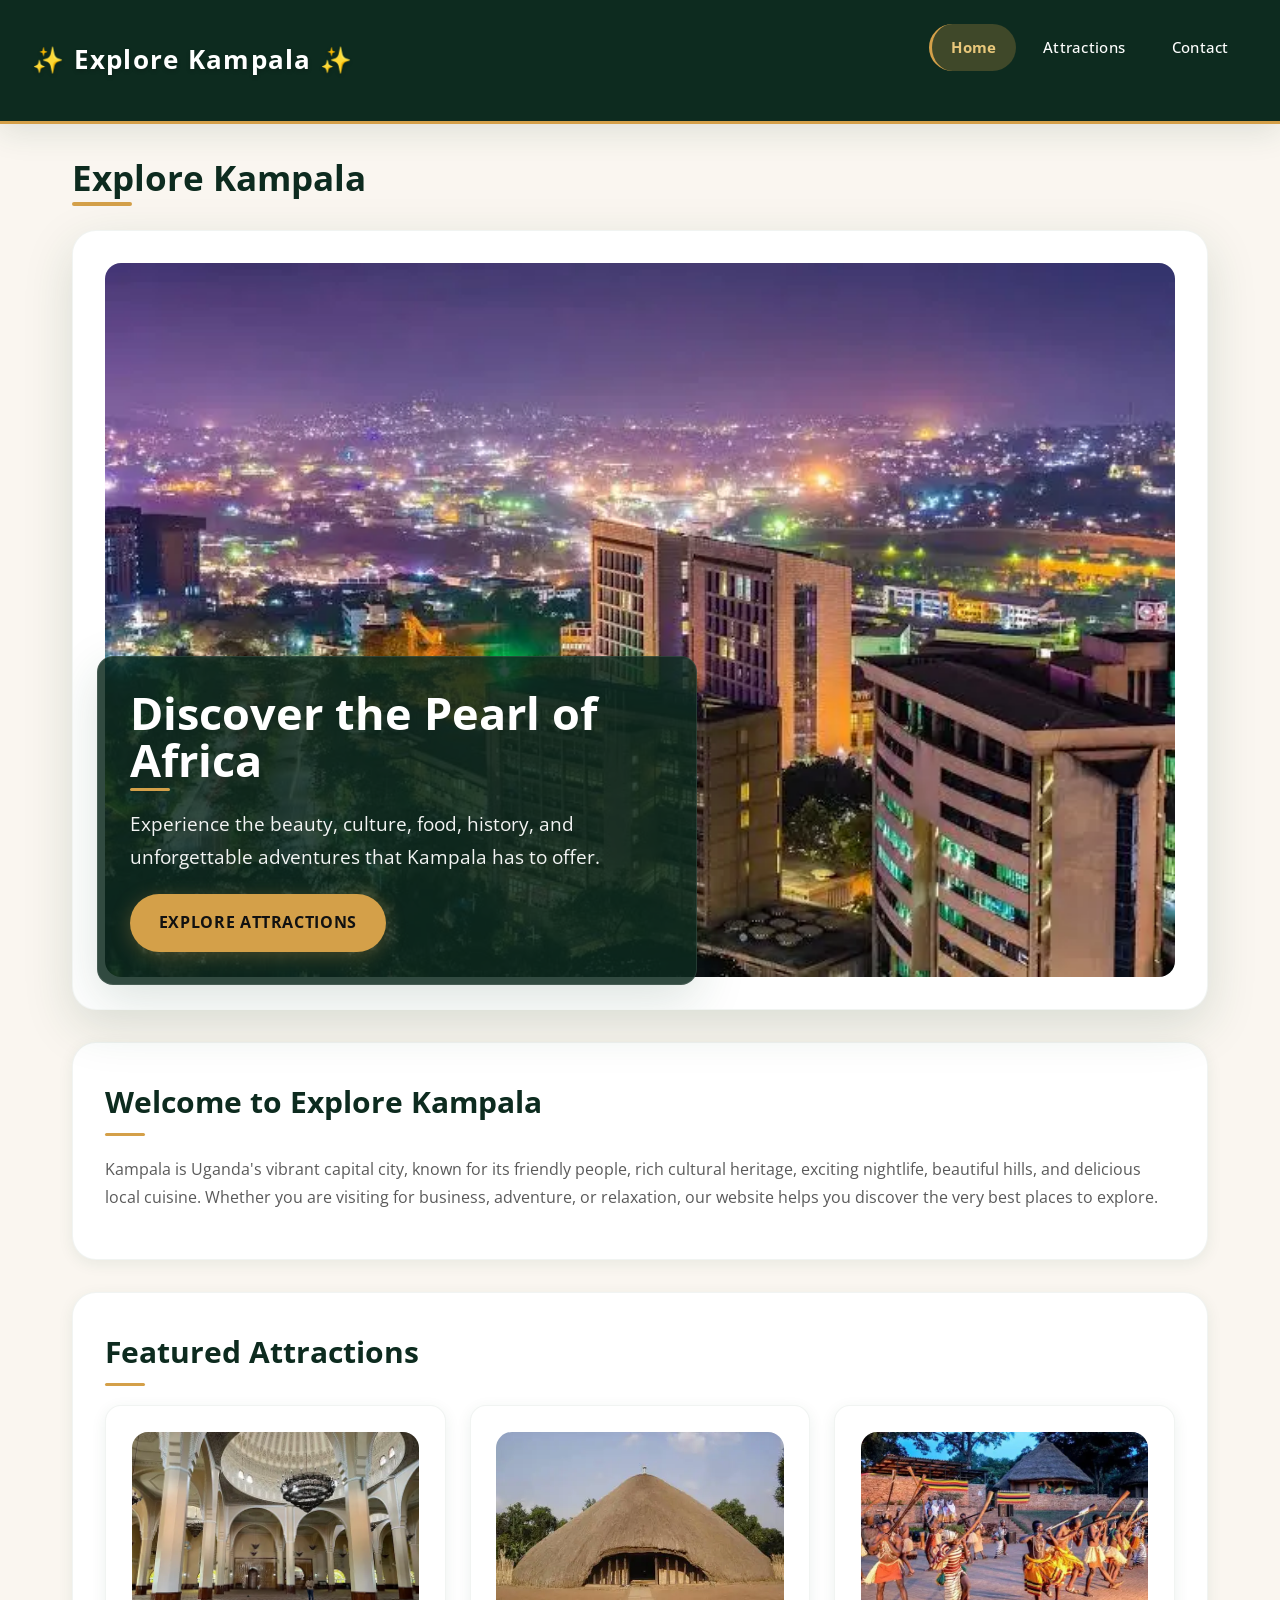
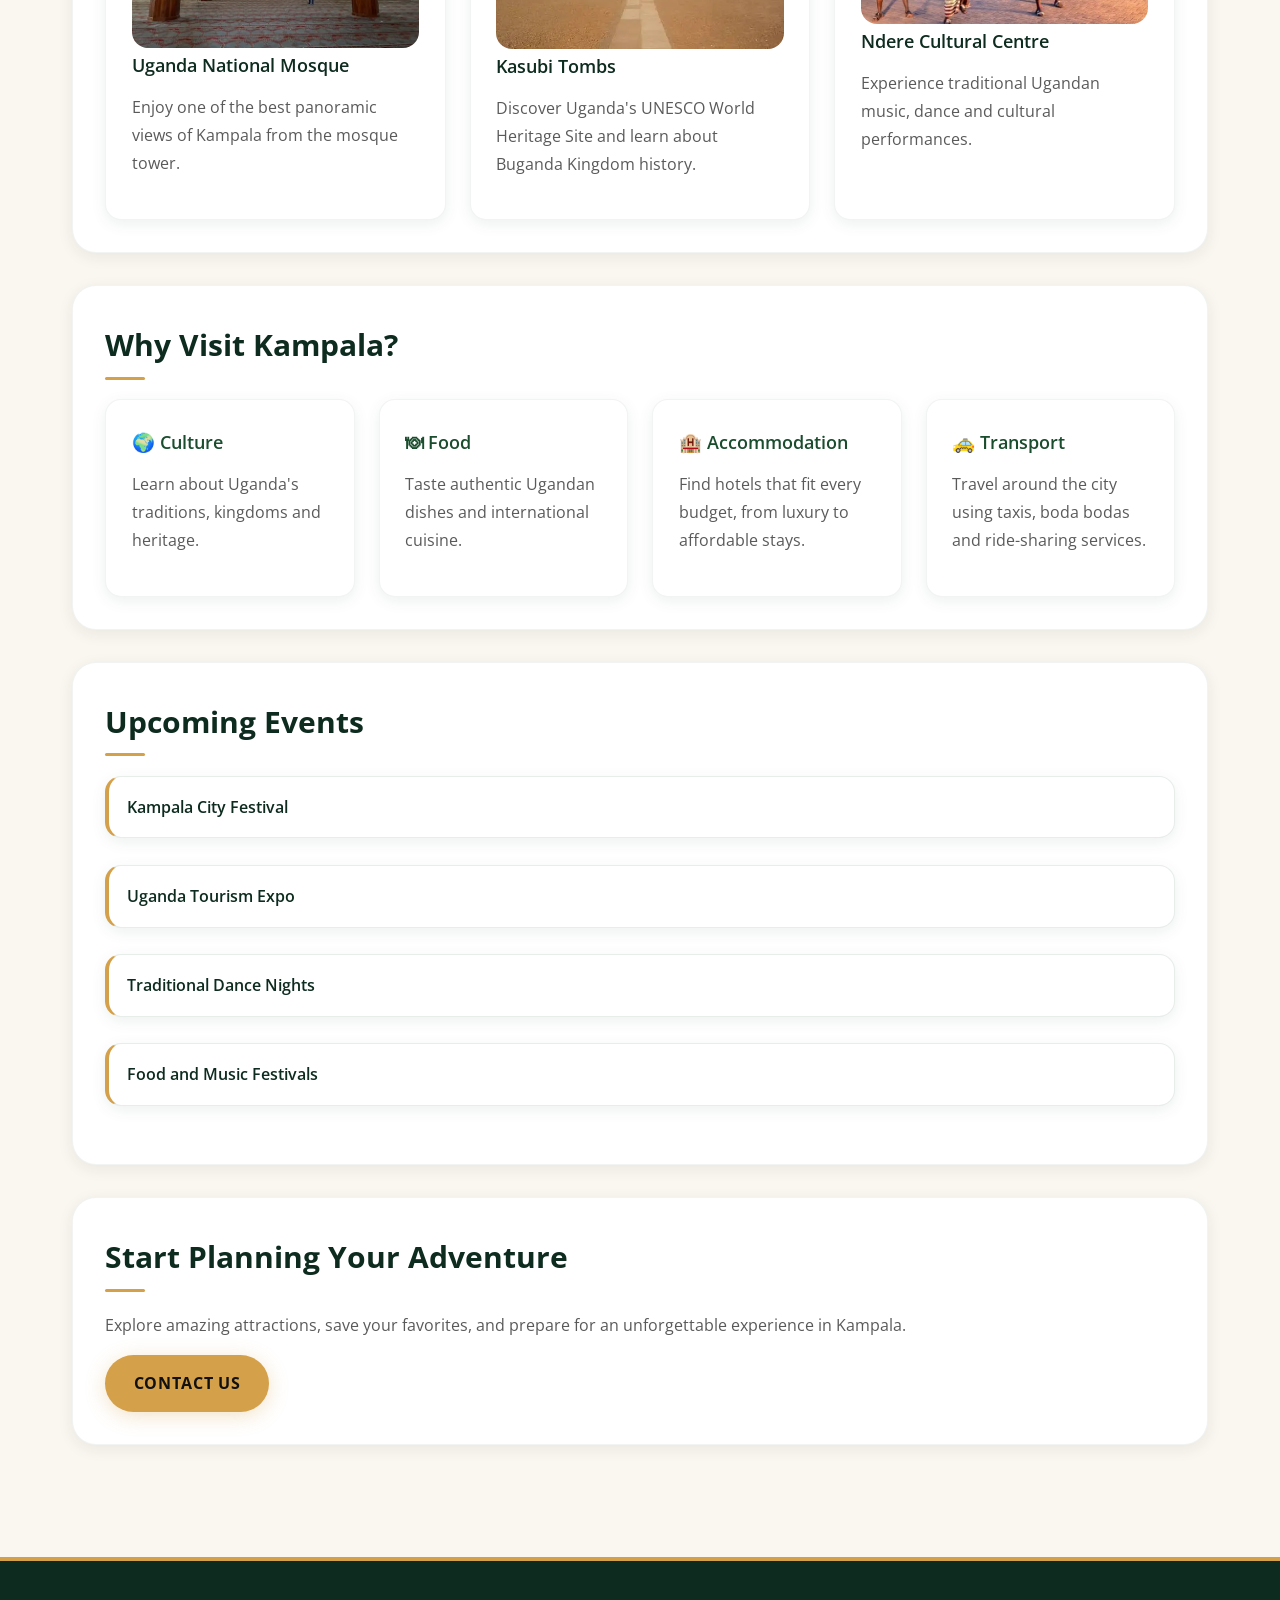
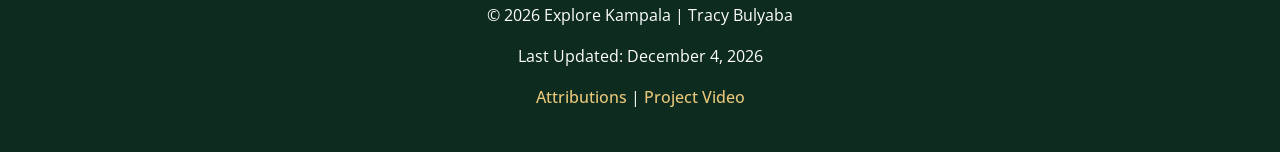
<file: final/index.html>
<!DOCTYPE html>
<html lang="en">

<head>
    <meta charset="UTF-8">
    <meta name="viewport" content="width=device-width, initial-scale=1.0">

    <title>Explore Kampala | Discover Uganda's Capital City</title>

    <meta name="description"
        content="Explore Kampala is your complete travel guide to Uganda's capital. Discover attractions, restaurants, hotels, events, and travel tips.">

    <meta name="author" content="Tracy Bulyaba">

    <!-- Open Graph -->
    <meta property="og:title" content="Explore Kampala Travel Guide">
    <meta property="og:description"
        content="Discover Kampala through its attractions, culture, food, and unforgettable experiences in Uganda's vibrant capital.">
    <meta property="og:type" content="website">
    <meta property="og:image" content="https://bulyabatracy.github.io/wdd231/final/images/kampala.webp">
    <meta property="og:url" content="https://bulyabatracy.github.io/wdd231/final/">

    <link rel="preconnect" href="https://fonts.googleapis.com">
    <link rel="preconnect" href="https://fonts.gstatic.com" crossorigin>
    <link
        href="https://fonts.googleapis.com/css2?family=Merriweather:wght@400;700&family=Open+Sans:wght@400;600&display=swap"
        rel="stylesheet">

    <link rel="icon" href="images/favicon.ico" type="image/x-icon">

    <link rel="stylesheet" href="styles/base.css">
    <link rel="stylesheet" href="styles/larger.css">
    <link rel="stylesheet" href="styles/normalize.css">

    <script type="module" src="scripts/main.js"></script>

</head>

<body>

    <header>

        <div class="logo">
            <p class="site-name">Explore Kampala</p>
        </div>

        <button id="menu" aria-label="Open Navigation">
            ☰
        </button>

        <nav id="navigation">

            <ul>

                <li><a href="index.html" class="active">Home</a></li>
                <li><a href="attractions.html">Attractions</a></li>
                <li><a href="contact.html">Contact</a></li>

            </ul>

        </nav>

    </header>

    <main>

        <h1>Explore Kampala</h1>

        <!-- Hero Section -->


        <section class="hero">

            <picture>

                <img src="images/kampala.webp" alt="Beautiful skyline of Kampala" width="1200" height="600"
                    loading="eager">

            </picture>

            <div class="hero-text">

                <h2>Discover the Pearl of Africa</h2>

                <p>
                    Experience the beauty, culture, food, history,
                    and unforgettable adventures that Kampala has to offer.
                </p>

                <a href="attractions.html" class="button">
                    Explore Attractions
                </a>

            </div>

        </section>

        <!-- Welcome -->

        <section class="welcome">

            <h2>Welcome to Explore Kampala</h2>

            <p>

                Kampala is Uganda's vibrant capital city, known for
                its friendly people, rich cultural heritage, exciting
                nightlife, beautiful hills, and delicious local cuisine.

                Whether you are visiting for business, adventure,
                or relaxation, our website helps you discover the
                very best places to explore.

            </p>

        </section>

        <!-- Featured Attractions -->

        <section class="featured">

            <h2>Featured Attractions</h2>

            <div class="featured-grid">

                <article>

                    <img src="images/gaddafi-mosque.webp" alt="Uganda National Mosque" width="350" height="220"
                        loading="lazy">

                    <h3>Uganda National Mosque</h3>

                    <p>
                        Enjoy one of the best panoramic views
                        of Kampala from the mosque tower.
                    </p>

                </article>

                <article>

                    <img src="images/kasubi.webp" alt="Kasubi Tombs" width="350" height="220" loading="lazy">

                    <h3>Kasubi Tombs</h3>

                    <p>
                        Discover Uganda's UNESCO World Heritage Site
                        and learn about Buganda Kingdom history.
                    </p>

                </article>

                <article>

                    <img src="images/ndere.webp" alt="Ndere Cultural Centre" width="350" height="220" loading="lazy">

                    <h3>Ndere Cultural Centre</h3>

                    <p>
                        Experience traditional Ugandan music,
                        dance and cultural performances.
                    </p>

                </article>

            </div>

        </section>

        <!-- Why Visit -->

        <section class="why">

            <h2>Why Visit Kampala?</h2>

            <div class="why-grid">

                <div>

                    <h3>🌍 Culture</h3>

                    <p>
                        Learn about Uganda's traditions,
                        kingdoms and heritage.
                    </p>

                </div>

                <div>

                    <h3>🍽 Food</h3>

                    <p>
                        Taste authentic Ugandan dishes
                        and international cuisine.
                    </p>

                </div>

                <div>

                    <h3>🏨 Accommodation</h3>

                    <p>
                        Find hotels that fit every budget,
                        from luxury to affordable stays.
                    </p>

                </div>

                <div>

                    <h3>🚕 Transport</h3>

                    <p>
                        Travel around the city using taxis,
                        boda bodas and ride-sharing services.
                    </p>

                </div>

            </div>

        </section>

        <!-- Events -->

        <section class="events">

            <h2>Upcoming Events</h2>

            <ul>

                <li>Kampala City Festival</li>

                <li>Uganda Tourism Expo</li>

                <li>Traditional Dance Nights</li>

                <li>Food and Music Festivals</li>

            </ul>

        </section>

        <!-- CTA -->

        <section class="cta">

            <h2>Start Planning Your Adventure</h2>

            <p>

                Explore amazing attractions,
                save your favorites,
                and prepare for an unforgettable
                experience in Kampala.

            </p>

            <a href="contact.html" class="button">

                Contact Us

            </a>

        </section>

    </main>

    <footer>

        <p>
            &copy; <span id="year"></span> Explore Kampala | Tracy Bulyaba
        </p>

        <p>
            Last Updated:
            <span id="lastModified"></span>
        </p>

        <p>
            <a href="attributions.html">Attributions</a> |
            <a href="https://youtu.be/Qlw5huyqQNM?si=_qUVBYXUutWfaiP9">Project Video</a>
        </p>

    </footer>

</body>

</html>
</file>
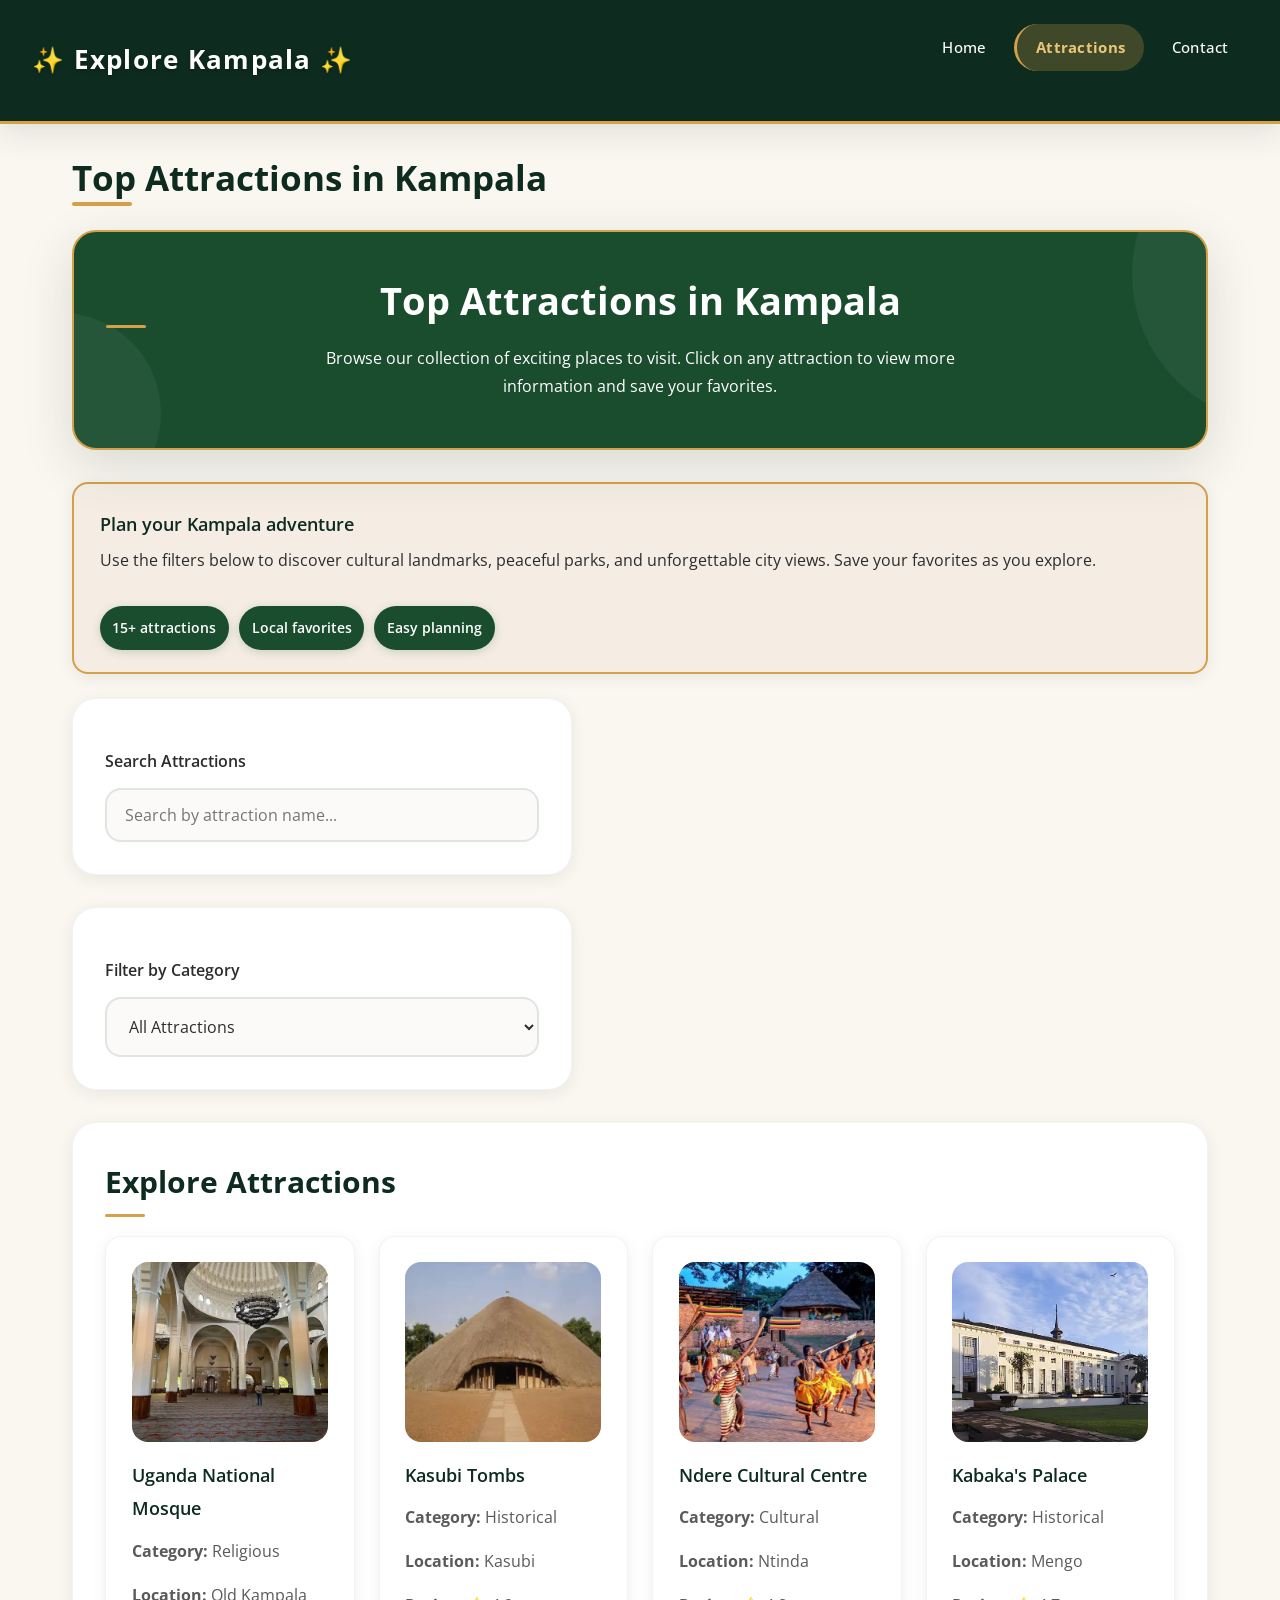
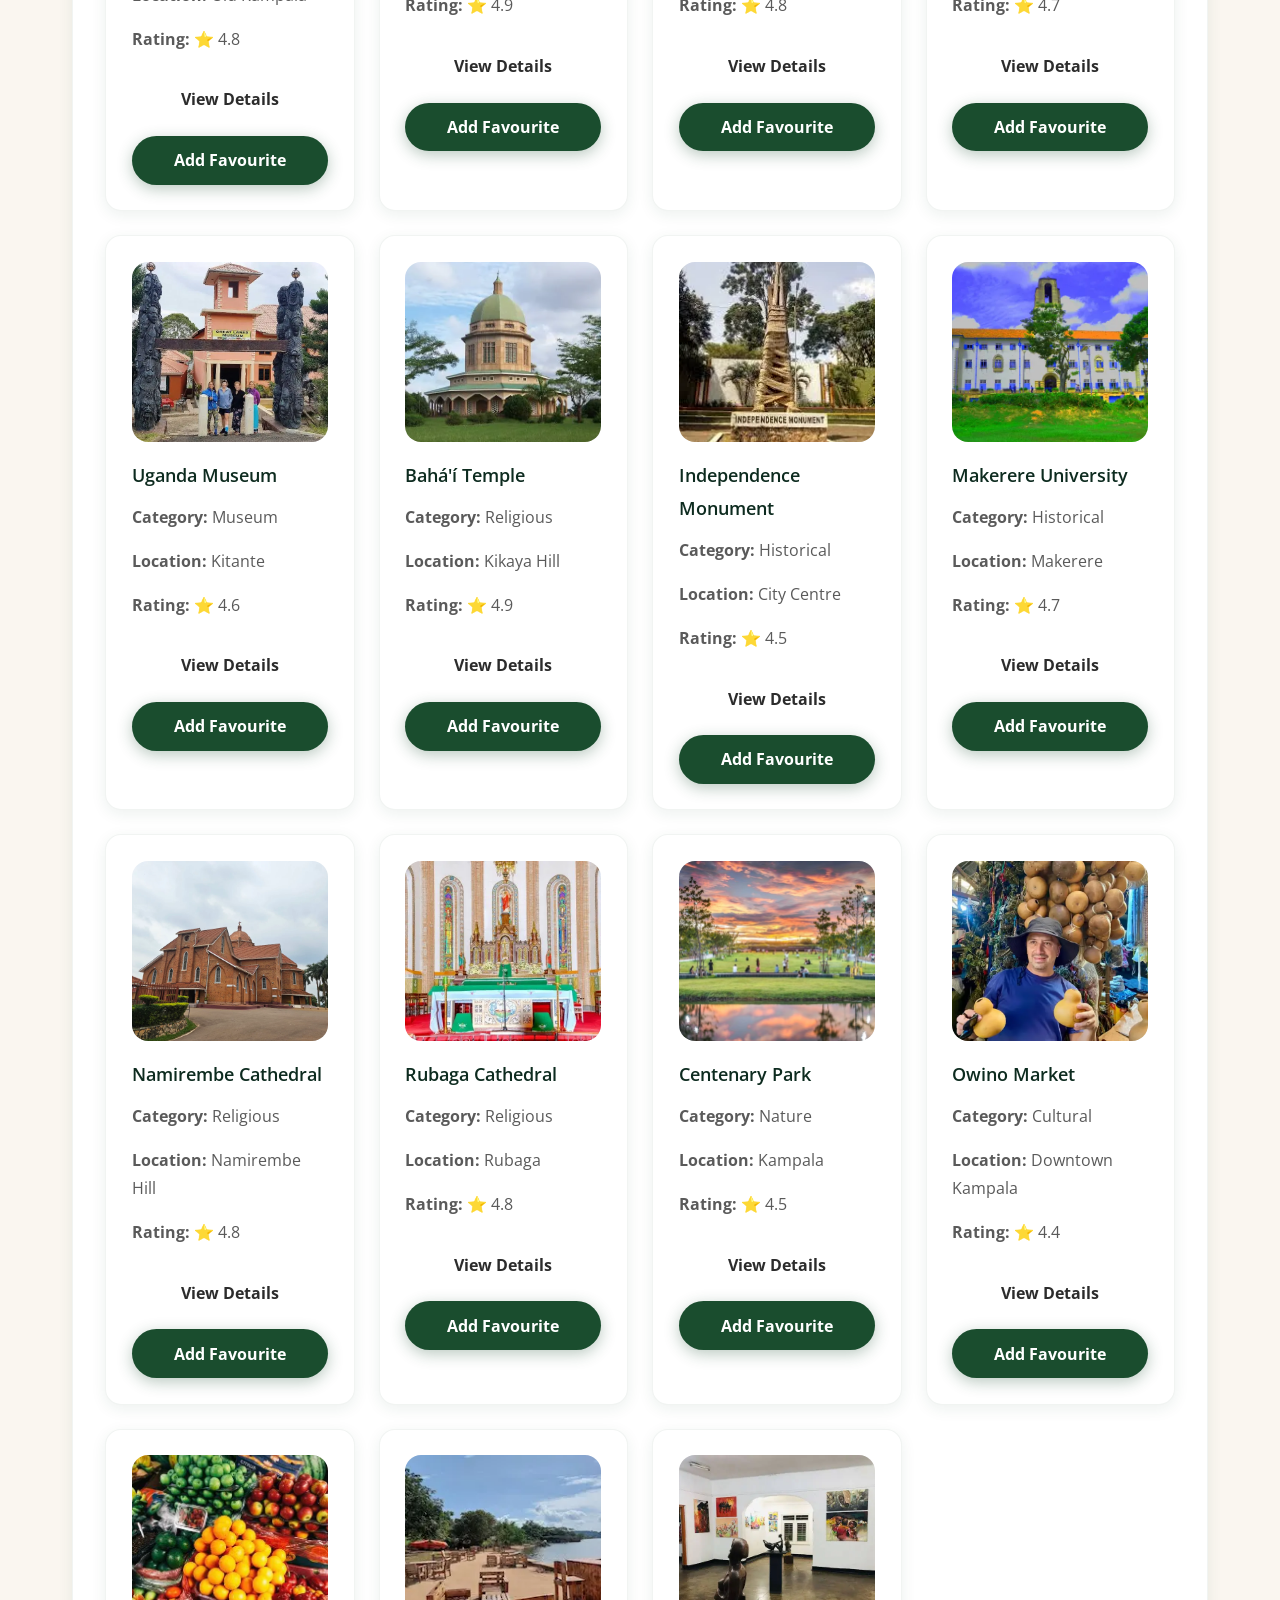
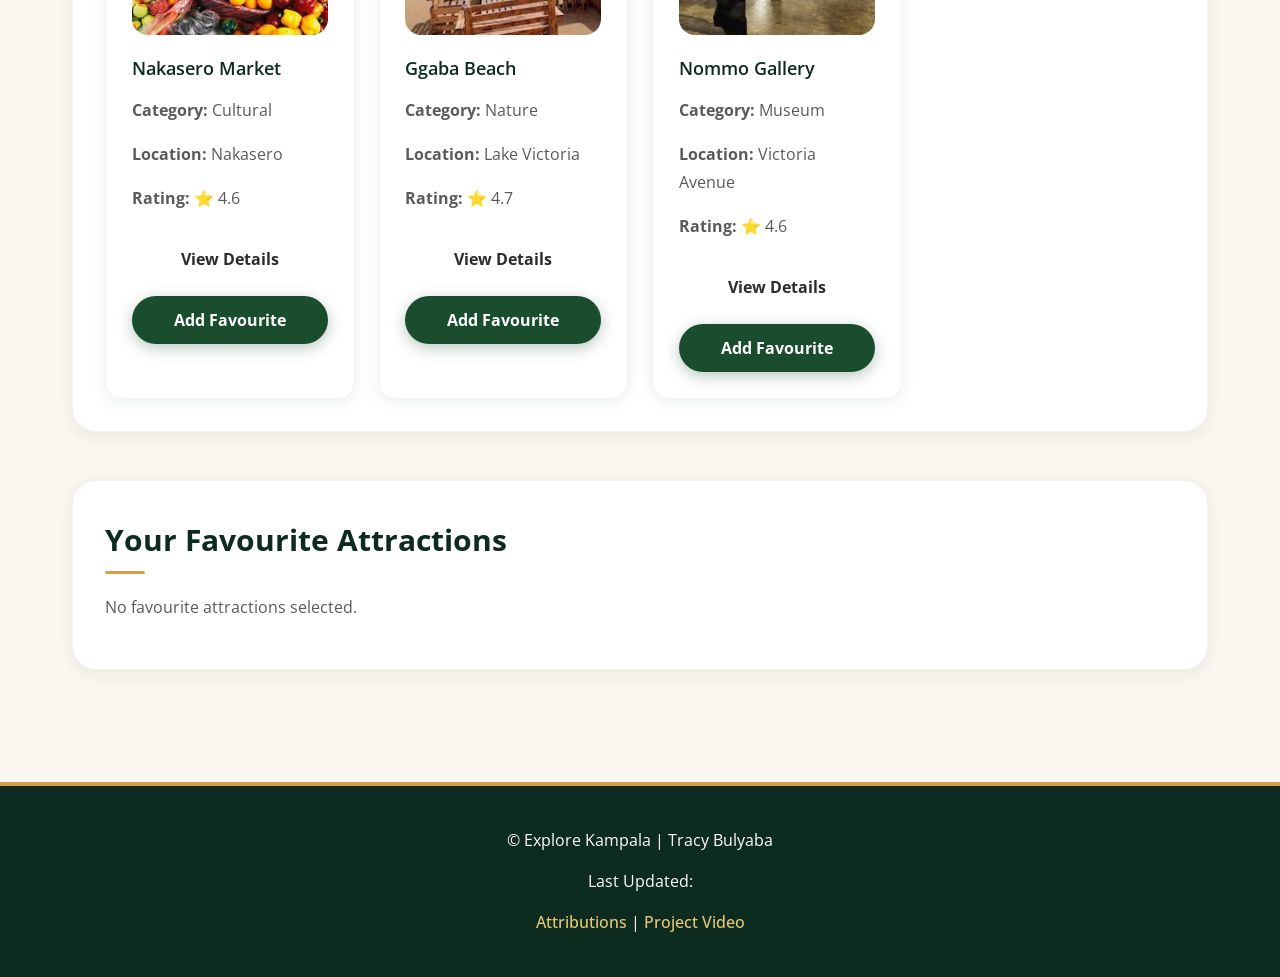
<file: final/attractions.html>
<!DOCTYPE html>
<html lang="en">

<head>
    <meta charset="UTF-8">
    <meta name="viewport" content="width=device-width, initial-scale=1.0">

    <title>Explore Kampala | Attractions</title>

    <meta name="description"
        content="Discover the best attractions, cultural sites, restaurants, and experiences in Kampala, Uganda.">

    <meta name="author" content="Tracy Bulyaba">

    <!-- Open Graph -->
    <meta property="og:title" content="Explore Kampala Attractions">
    <meta property="og:description" content="Discover Kampala's top tourist attractions and cultural experiences.">
    <meta property="og:type" content="website">
    <meta property="og:image" content="https://bulyabatracy.github.io/wdd231/final/images/kampala.webp">
    <meta property="og:url" content="https://bulyabatracy.github.io/wdd231/final/attractions.html">

    <link rel="preconnect" href="https://fonts.googleapis.com">
    <link rel="preconnect" href="https://fonts.gstatic.com" crossorigin>
    <link
        href="https://fonts.googleapis.com/css2?family=Merriweather:wght@400;700&family=Open+Sans:wght@400;600&display=swap"
        rel="stylesheet">

    <link rel="icon" href="images/favicon.ico" type="image/x-icon">

    <link rel="stylesheet" href="styles/normalize.css">
    <link rel="stylesheet" href="styles/base.css">
    <link rel="stylesheet" href="styles/larger.css">

    <script type="module" src="scripts/attractions.js"></script>

</head>

<body>

    <header>

        <div class="logo">
            <p class="site-name">Explore Kampala</p>
        </div>

        <button id="menu" aria-label="Open Navigation">
            ☰
        </button>

        <nav id="navigation">

            <ul>

                <li><a href="index.html">Home</a></li>
                <li><a href="attractions.html" class="active">Attractions</a></li>
                <li><a href="contact.html">Contact</a></li>

            </ul>

        </nav>

    </header>

    <main>

        <h1>Top Attractions in Kampala</h1>

        <section class="page-banner">

            <h2>Top Attractions in Kampala</h2>

            <p>
                Browse our collection of exciting places to visit.
                Click on any attraction to view more information
                and save your favorites.
            </p>

        </section>

        <section class="attractions-intro">
            <div>
                <h3>Plan your Kampala adventure</h3>
                <p>Use the filters below to discover cultural landmarks, peaceful parks, and unforgettable city views.
                    Save your favorites as you explore.</p>
            </div>
            <div class="mini-highlights">
                <span>15+ attractions</span>
                <span>Local favorites</span>
                <span>Easy planning</span>
            </div>
        </section>

        <!-- Search -->

        <section class="search-section">

            <label for="search">
                Search Attractions
            </label>

            <input type="search" id="search" placeholder="Search by attraction name...">

        </section>

        <!-- Category Filter -->

        <section class="filter-section">

            <label for="category">
                Filter by Category
            </label>

            <select id="category">

                <option value="all">All Attractions</option>

                <option value="Historical">Historical</option>

                <option value="Cultural">Cultural</option>

                <option value="Religious">Religious</option>

                <option value="Nature">Nature</option>

                <option value="Museum">Museum</option>

            </select>

        </section>

        <!-- Dynamic Cards -->

        <section>

            <h2>Explore Attractions</h2>

            <div id="attractions-container" class="card-grid">

                <!-- JavaScript will generate
                     at least 15 attraction cards here -->

            </div>

        </section>

        <!-- Favorites -->

        <section class="favorites">

            <h2>Your Favourite Attractions</h2>

            <div id="favorites">

                <p>
                    You haven't added any favorites yet.
                </p>

            </div>

        </section>

    </main>

    <!-- Accessible Modal -->

    <dialog id="attractionModal">

        <button id="closeModal" aria-label="Close dialog">
            ✕
        </button>

        <div id="modalContent">

            <!-- JavaScript inserts details here -->

        </div>

    </dialog>

    <footer>

        <p>
            &copy; <span id="year"></span> Explore Kampala | Tracy Bulyaba
        </p>

        <p>
            Last Updated:
            <span id="lastModified"></span>
        </p>

        <p>
            <a href="attributions.html">Attributions</a> |
            <a href="https://youtu.be/Qlw5huyqQNM?si=_qUVBYXUutWfaiP9">Project Video</a>
        </p>

    </footer>

</body>

</html>
</file>
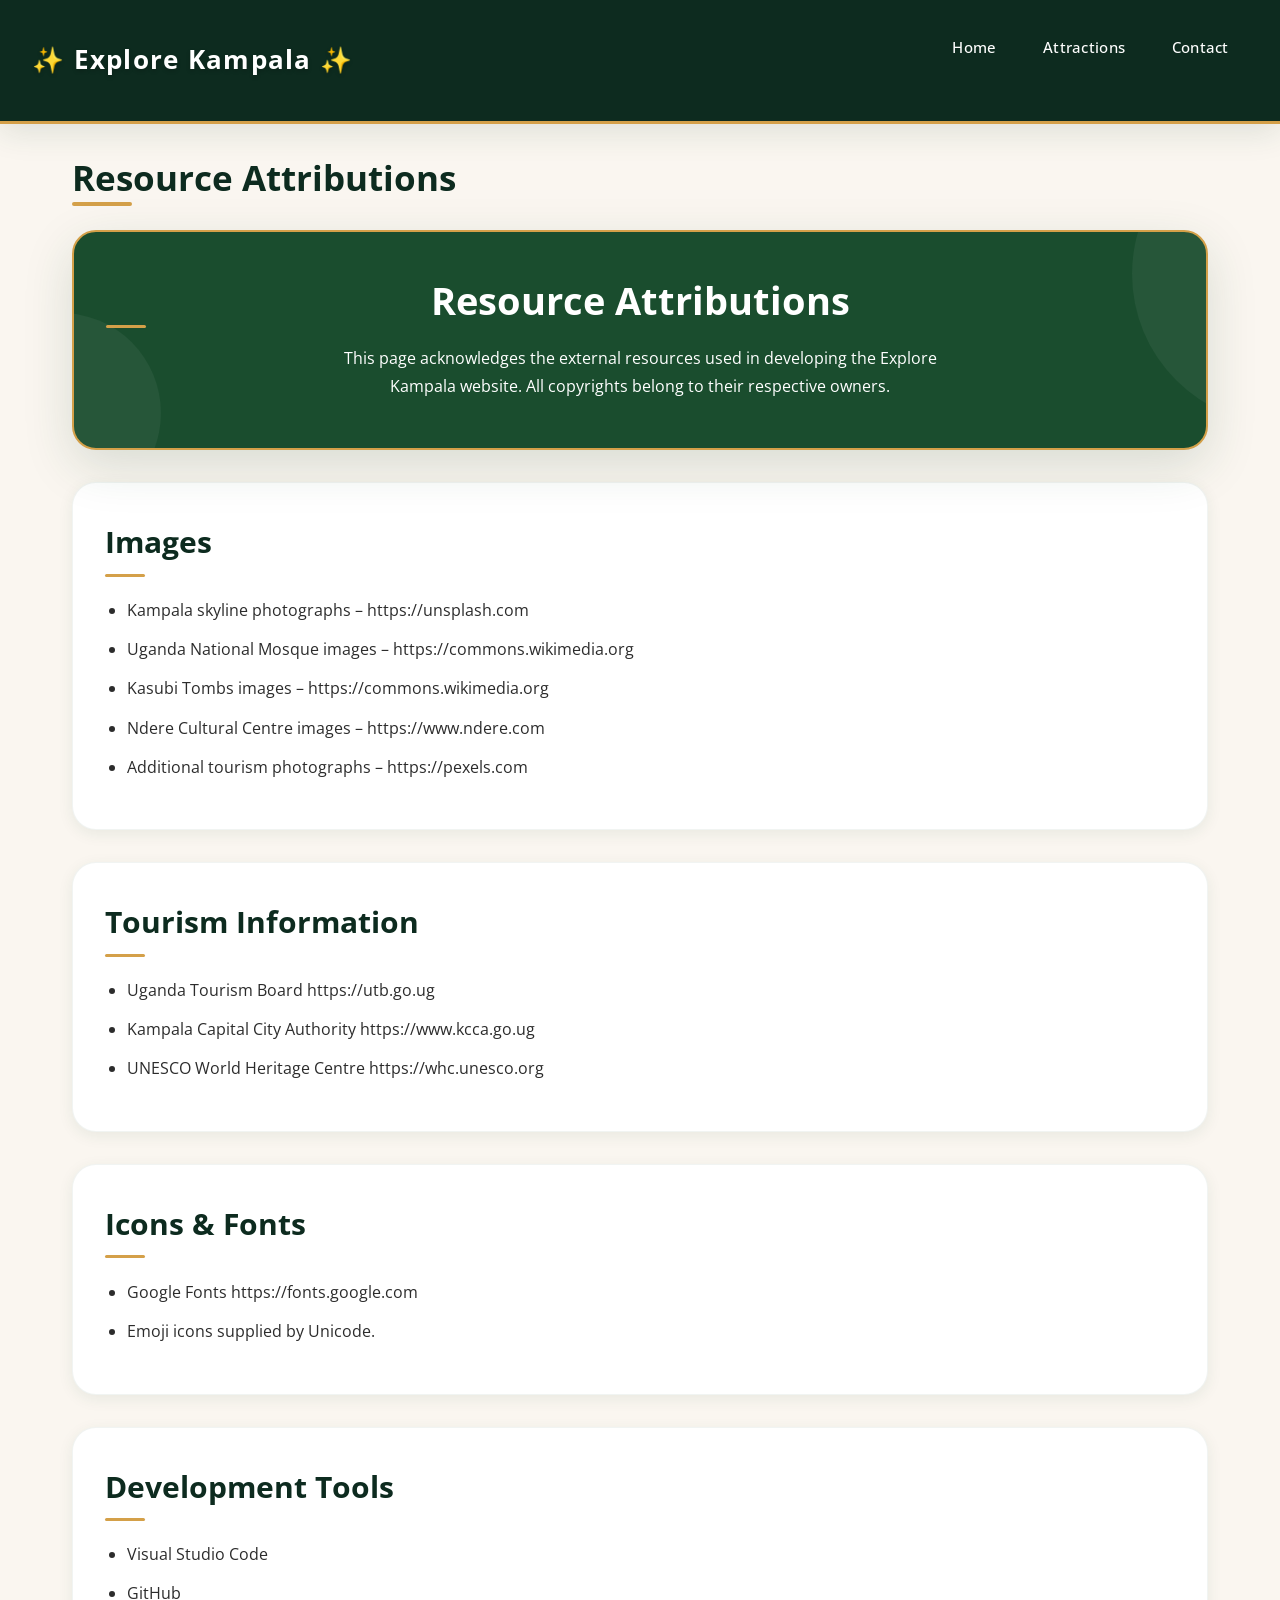
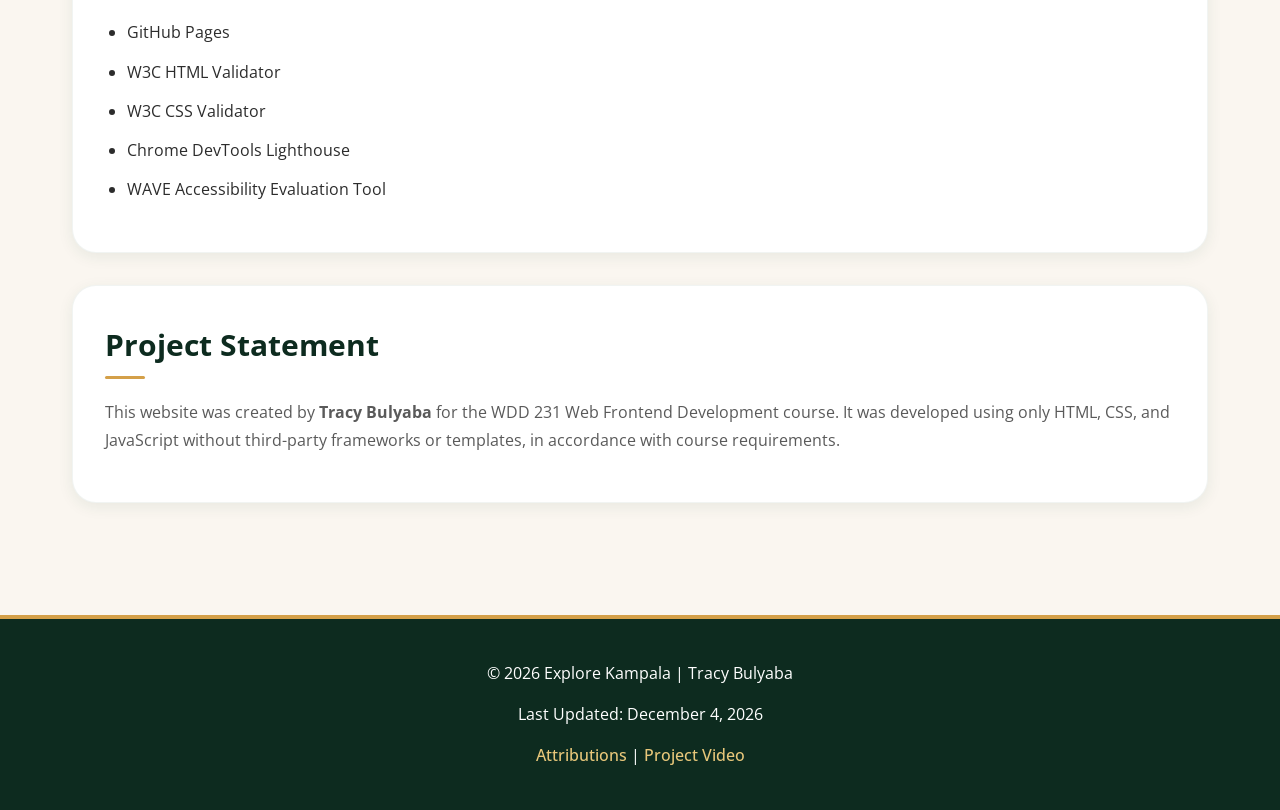
<file: final/attributions.html>
<!DOCTYPE html>
<html lang="en">

<head>
    <meta charset="UTF-8">
    <meta name="viewport" content="width=device-width, initial-scale=1.0">

    <title>Explore Kampala | Attributions</title>

    <meta name="description"
        content="Attributions for images, content, icons, and other resources used in the Explore Kampala website.">

    <meta name="author" content="Tracy Bulyaba">

    <meta property="og:image" content="https://bulyabatracy.github.io/wdd231/final/images/kampala.webp">
    <meta property="og:url" content="https://bulyabatracy.github.io/wdd231/final/attributions.html">

    <link rel="preconnect" href="https://fonts.googleapis.com">
    <link rel="preconnect" href="https://fonts.gstatic.com" crossorigin>
    <link
        href="https://fonts.googleapis.com/css2?family=Merriweather:wght@400;700&family=Open+Sans:wght@400;600&display=swap"
        rel="stylesheet">

    <link rel="icon" href="images/favicon.ico" type="image/x-icon">

    <link rel="stylesheet" href="styles/normalize.css">
    <link rel="stylesheet" href="styles/base.css">
    <link rel="stylesheet" href="styles/larger.css">

    <script type="module" src="scripts/main.js"></script>

</head>

<body>

    <header>

        <div class="logo">
            <p class="site-name">Explore Kampala</p>
        </div>

        <button id="menu" aria-label="Open Navigation">
            ☰
        </button>

        <nav id="navigation">

            <ul>

                <li><a href="index.html">Home</a></li>
                <li><a href="attractions.html">Attractions</a></li>
                <li><a href="contact.html">Contact</a></li>

            </ul>

        </nav>

    </header>

    <main>

        <h1>Resource Attributions</h1>

        <section class="page-banner">

            <h2>Resource Attributions</h2>

            <p>
                This page acknowledges the external resources used in developing
                the Explore Kampala website. All copyrights belong to their
                respective owners.
            </p>

        </section>

        <section>

            <h2>Images</h2>

            <ul>

                <li>
                    Kampala skyline photographs –
                    https://unsplash.com
                </li>

                <li>
                    Uganda National Mosque images –
                    https://commons.wikimedia.org
                </li>

                <li>
                    Kasubi Tombs images –
                    https://commons.wikimedia.org
                </li>

                <li>
                    Ndere Cultural Centre images –
                    https://www.ndere.com
                </li>

                <li>
                    Additional tourism photographs –
                    https://pexels.com
                </li>

            </ul>

        </section>

        <section>

            <h2>Tourism Information</h2>

            <ul>

                <li>
                    Uganda Tourism Board
                    https://utb.go.ug
                </li>

                <li>
                    Kampala Capital City Authority
                    https://www.kcca.go.ug
                </li>

                <li>
                    UNESCO World Heritage Centre
                    https://whc.unesco.org
                </li>

            </ul>

        </section>

        <section>

            <h2>Icons & Fonts</h2>

            <ul>

                <li>
                    Google Fonts
                    https://fonts.google.com
                </li>

                <li>
                    Emoji icons supplied by Unicode.
                </li>

            </ul>

        </section>

        <section>

            <h2>Development Tools</h2>

            <ul>

                <li>Visual Studio Code</li>

                <li>GitHub</li>

                <li>GitHub Pages</li>

                <li>W3C HTML Validator</li>

                <li>W3C CSS Validator</li>

                <li>Chrome DevTools Lighthouse</li>

                <li>WAVE Accessibility Evaluation Tool</li>

            </ul>

        </section>

        <section>

            <h2>Project Statement</h2>

            <p>

                This website was created by
                <strong>Tracy Bulyaba</strong>
                for the WDD 231 Web Frontend Development course.
                It was developed using only HTML, CSS, and JavaScript
                without third-party frameworks or templates, in
                accordance with course requirements.

            </p>

        </section>

    </main>

    <footer>

        <p>
            &copy; <span id="year"></span> Explore Kampala | Tracy Bulyaba
        </p>

        <p>
            Last Updated:
            <span id="lastModified"></span>
        </p>

        <p>
            <a href="attributions.html">Attributions</a> |
            <a href="https://youtu.be/Qlw5huyqQNM?si=_qUVBYXUutWfaiP9">Project Video</a>
        </p>

    </footer>

</body>

</html>
</file>
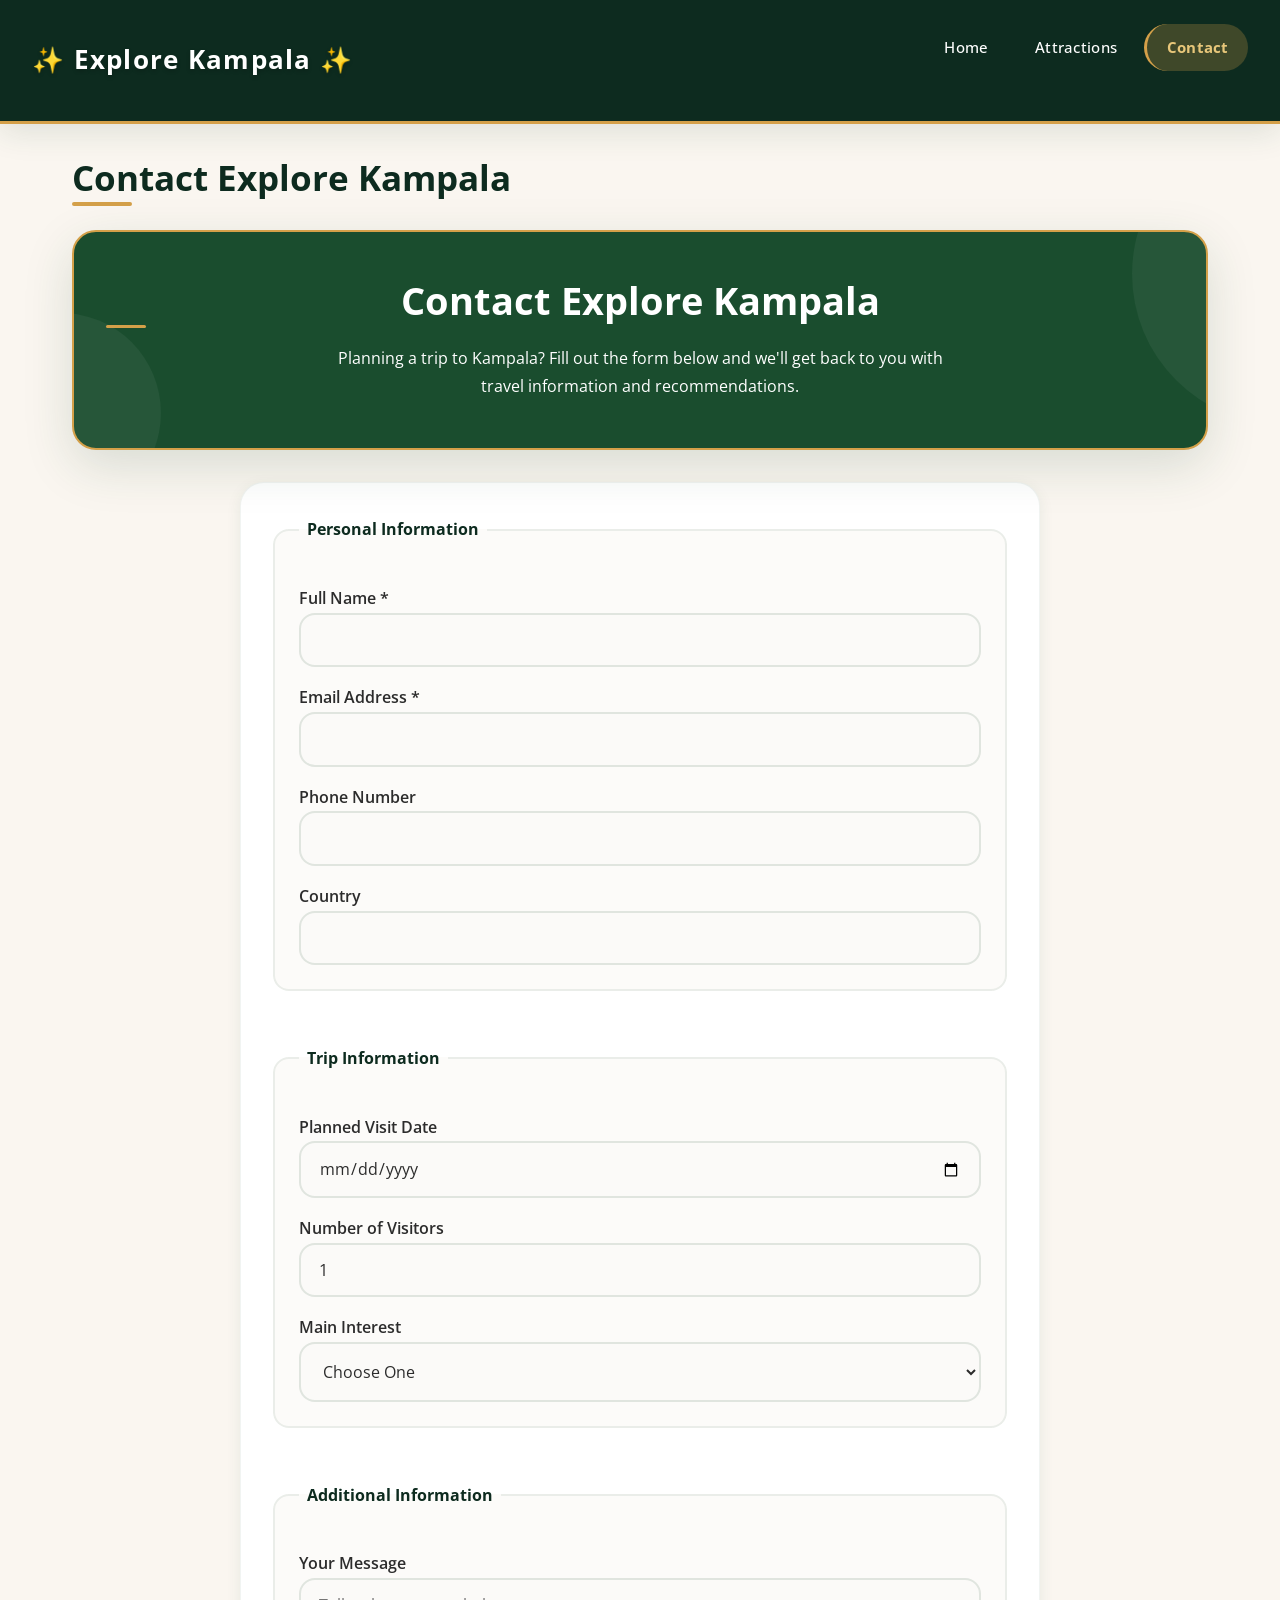
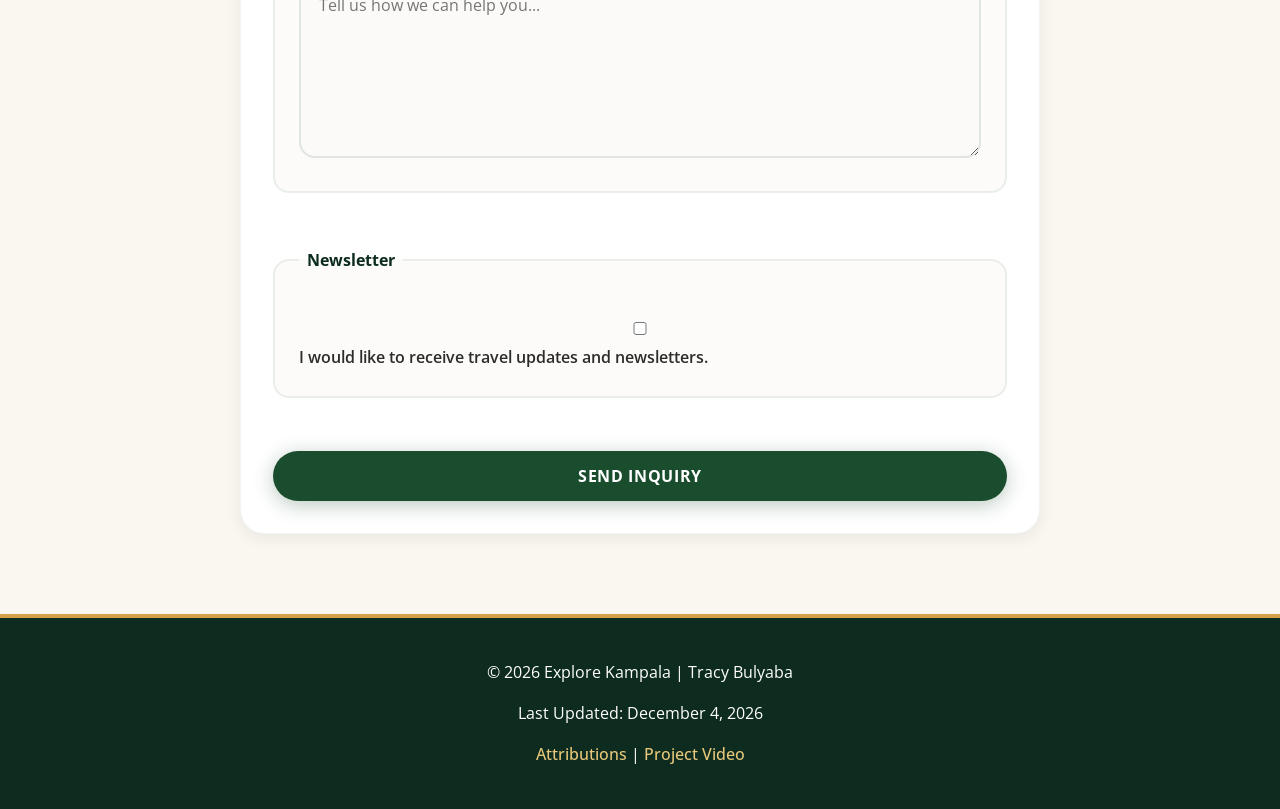
<file: final/contact.html>
<!DOCTYPE html>
<html lang="en">

<head>
    <meta charset="UTF-8">
    <meta name="viewport" content="width=device-width, initial-scale=1.0">

    <title>Explore Kampala | Contact Us</title>

    <meta name="description"
        content="Contact Explore Kampala to ask questions, request travel information, or plan your visit to Uganda's capital city.">

    <meta name="author" content="Tracy Bulyaba">

    <!-- Open Graph -->
    <meta property="og:title" content="Contact Explore Kampala">
    <meta property="og:description"
        content="Plan your visit to Kampala with travel tips, local insights, and friendly support from Explore Kampala.">
    <meta property="og:type" content="website">
    <meta property="og:image" content="https://bulyabatracy.github.io/wdd231/final/images/kampala.webp">
    <meta property="og:url" content="https://bulyabatracy.github.io/wdd231/final/contact.html">

    <link rel="preconnect" href="https://fonts.googleapis.com">
    <link rel="preconnect" href="https://fonts.gstatic.com" crossorigin>
    <link
        href="https://fonts.googleapis.com/css2?family=Merriweather:wght@400;700&family=Open+Sans:wght@400;600&display=swap"
        rel="stylesheet">

    <link rel="icon" href="images/favicon.ico" type="image/x-icon">

    <link rel="stylesheet" href="styles/normalize.css">
    <link rel="stylesheet" href="styles/base.css">
    <link rel="stylesheet" href="styles/larger.css">

    <script type="module" src="scripts/main.js"></script>

</head>

<body>

    <header>

        <div class="logo">
            <p class="site-name">Explore Kampala</p>
        </div>

        <button id="menu" aria-label="Open Navigation">
            ☰
        </button>

        <nav id="navigation">

            <ul>

                <li><a href="index.html">Home</a></li>
                <li><a href="attractions.html">Attractions</a></li>
                <li><a href="contact.html" class="active">Contact</a></li>

            </ul>

        </nav>

    </header>

    <main>

        <h1>Contact Explore Kampala</h1>

        <section class="page-banner">

            <h2>Contact Explore Kampala</h2>

            <p>

                Planning a trip to Kampala? Fill out the form below and
                we'll get back to you with travel information and recommendations.

            </p>

        </section>

        <section class="contact-container">

            <form method="get" action="thanks.html">

                <fieldset>

                    <legend>Personal Information</legend>

                    <label for="fullname">
                        Full Name *
                    </label>

                    <input type="text" id="fullname" name="fullname" required autocomplete="name">

                    <label for="email">
                        Email Address *
                    </label>

                    <input type="email" id="email" name="email" required autocomplete="email">

                    <label for="phone">
                        Phone Number
                    </label>

                    <input type="tel" id="phone" name="phone" autocomplete="tel">

                    <label for="country">
                        Country
                    </label>

                    <input type="text" id="country" name="country">

                </fieldset>

                <fieldset>

                    <legend>Trip Information</legend>

                    <label for="date">
                        Planned Visit Date
                    </label>

                    <input type="date" id="date" name="date">

                    <label for="visitors">
                        Number of Visitors
                    </label>

                    <input type="number" id="visitors" name="visitors" min="1" max="50" value="1">

                    <label for="interest">
                        Main Interest
                    </label>

                    <select id="interest" name="interest">

                        <option value="">Choose One</option>

                        <option value="culture">Culture</option>

                        <option value="history">History</option>

                        <option value="nature">Nature</option>

                        <option value="food">Food</option>

                        <option value="shopping">Shopping</option>

                    </select>

                </fieldset>

                <fieldset>

                    <legend>Additional Information</legend>

                    <label for="message">
                        Your Message
                    </label>

                    <textarea id="message" name="message" rows="6"
                        placeholder="Tell us how we can help you..."></textarea>

                </fieldset>

                <fieldset>

                    <legend>Newsletter</legend>

                    <label>

                        <input type="checkbox" name="newsletter" value="yes">

                        I would like to receive travel updates and newsletters.

                    </label>

                </fieldset>

                <input type="submit" value="Send Inquiry" class="button">

            </form>

        </section>

    </main>

    <footer>

        <p>
            &copy; <span id="year"></span> Explore Kampala | Tracy Bulyaba
        </p>

        <p>
            Last Updated:
            <span id="lastModified"></span>
        </p>

        <p>
            <a href="attributions.html">Attributions</a> |
            <a href="https://youtu.be/Qlw5huyqQNM?si=_qUVBYXUutWfaiP9">Project Video</a>
        </p>

    </footer>

</body>

</html>
</file>
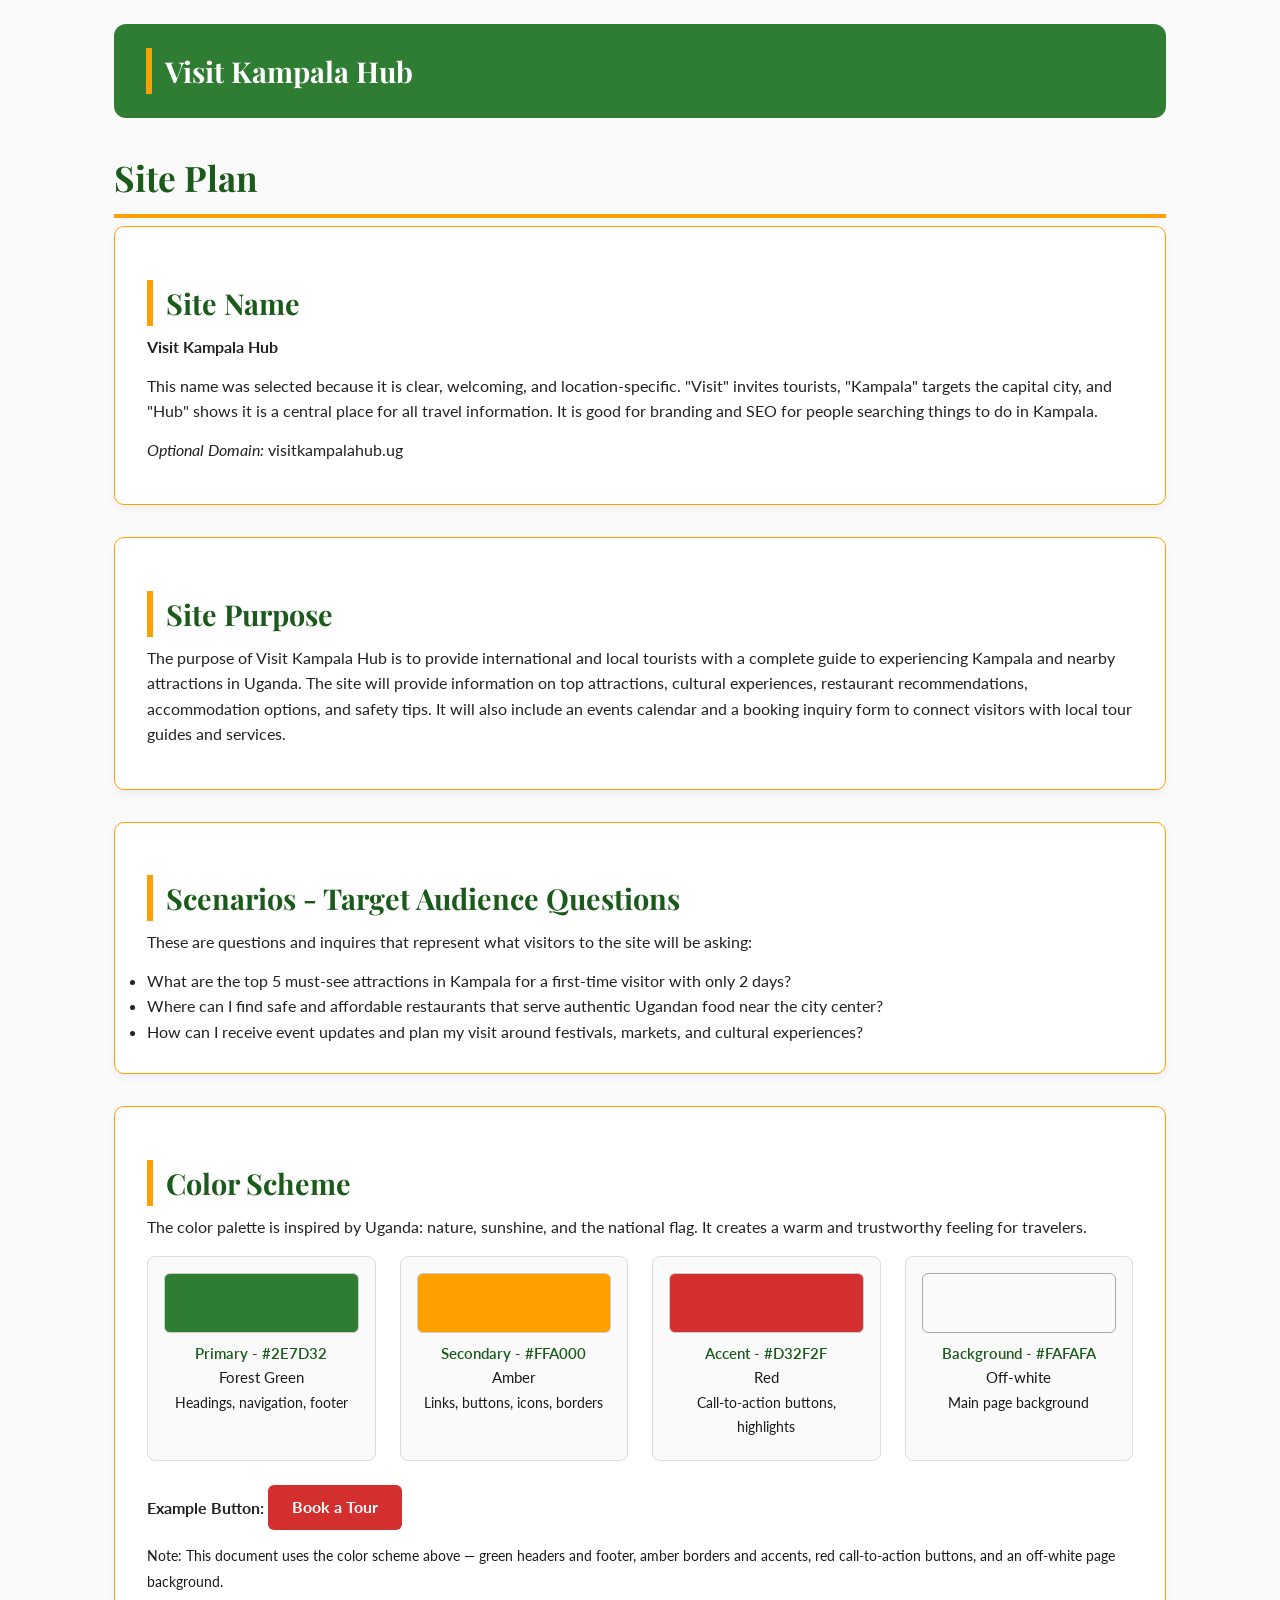
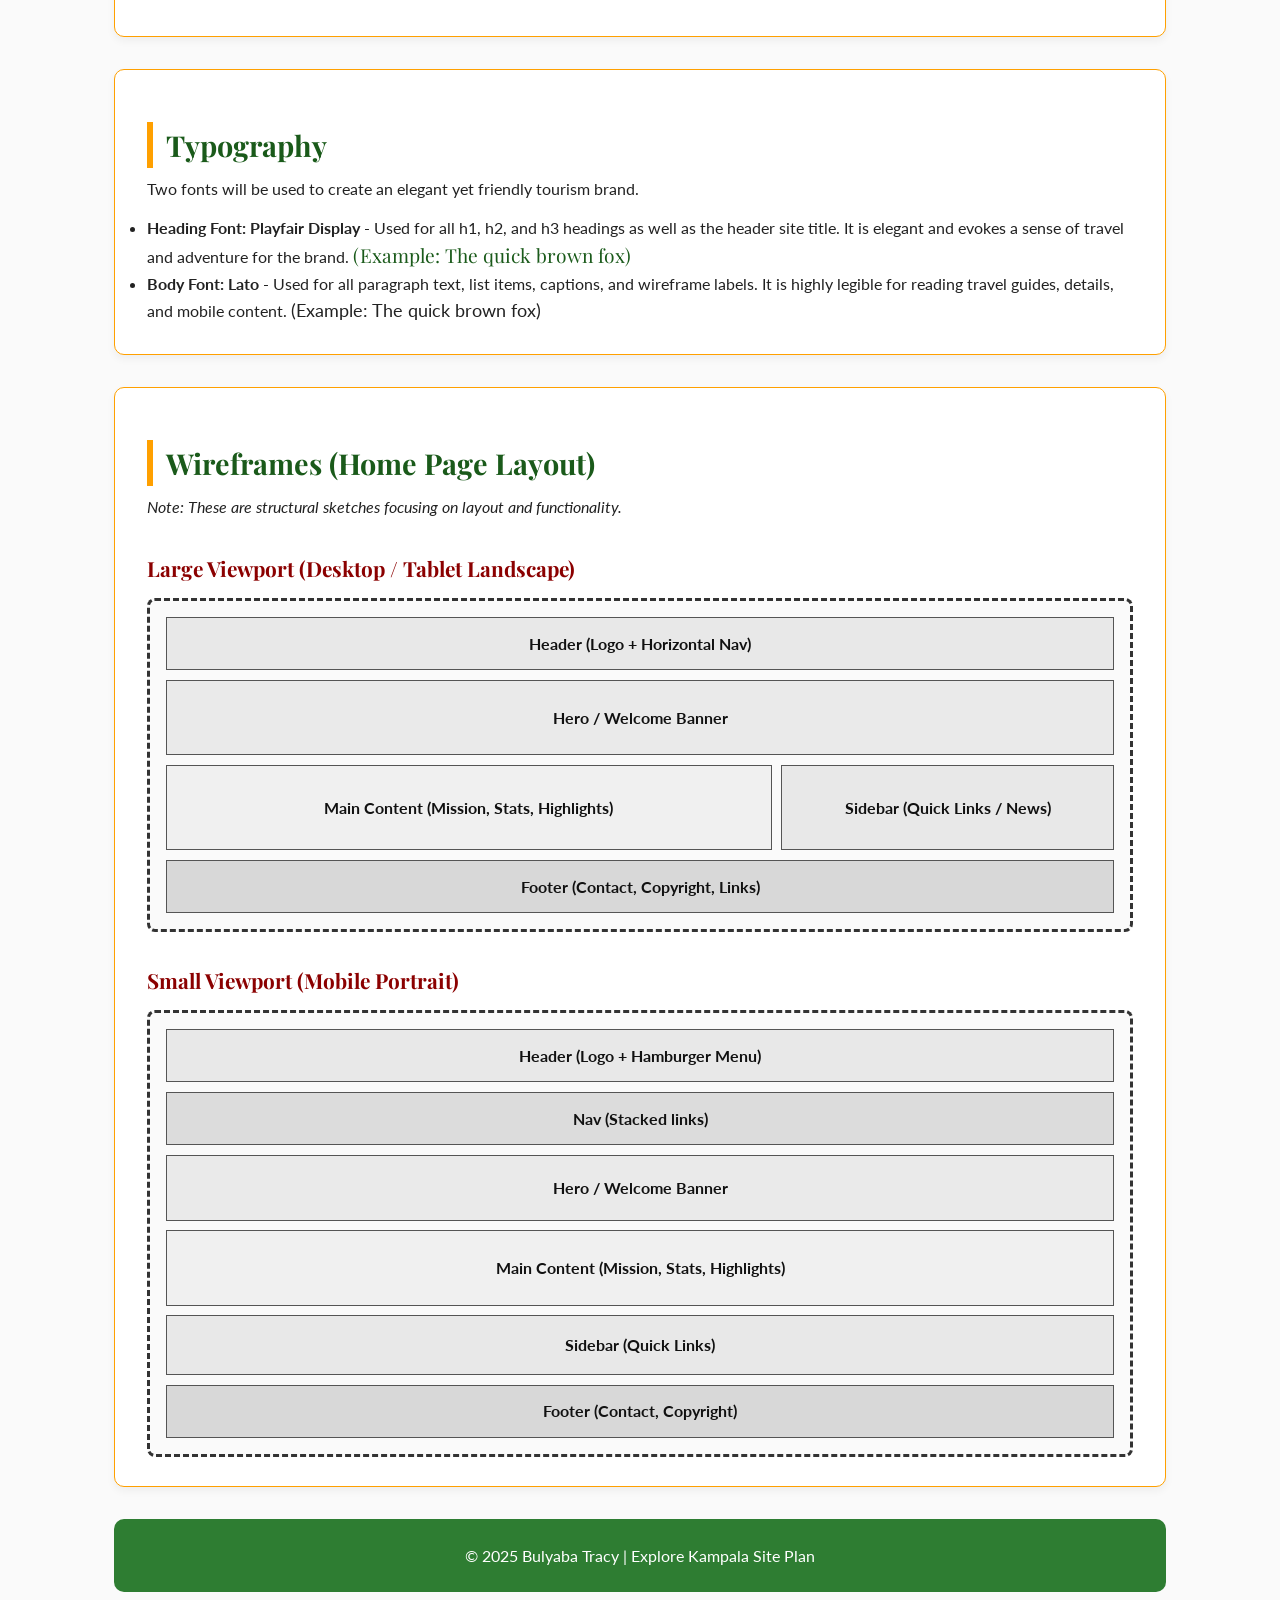
<file: final/siteplan.html>
<!DOCTYPE html>
<html lang="en">

<head>
    <meta charset="UTF-8">
    <meta name="viewport" content="width=device-width, initial-scale=1.0">

    <!-- === PRIMARY SEO TITLE & DESCRIPTION === -->
    <meta name="description"
        content="Site plan for Visit Kampala Hub - a tourism website providing guides, attractions, and travel tips for visitors to Kampala and Uganda.">
    <meta name="author" content="Tracy Bulyaba">
    <title>Visit Kampala Hub | Site Plan</title>

    <!-- Google Fonts (Typography) -->
    <link rel="preconnect" href="https://fonts.googleapis.com">
    <link rel="preconnect" href="https://fonts.gstatic.com" crossorigin>
    <link
        href="https://fonts.googleapis.com/css2?family=Playfair+Display:wght@400;700&family=Lato:wght@400;700&display=swap"
        rel="stylesheet">

    <link rel="icon" href="images/favicon.ico" type="image/x-icon">

    <!-- External CSS -->
    <link rel="stylesheet" href="styles/siteplan.css">
</head>

<body>
    <header>
        <div class="logo">
            <h2 class="site-name">Visit Kampala Hub</h2>
        </div>
    </header>

    <main>
        <h1>Site Plan</h1>

        <!-- 1. SITE NAME -->
        <section>
            <h2>Site Name</h2>
            <p><strong>Visit Kampala Hub</strong></p>
            <p>This name was selected because it is clear, welcoming, and location-specific. "Visit" invites tourists,
                "Kampala" targets the capital city, and "Hub" shows it is a central place for all travel information. It
                is good for branding and SEO for people searching things to do in Kampala.</p>
            <p><em>Optional Domain:</em> visitkampalahub.ug</p>
        </section>

        <!-- 2. SITE PURPOSE -->
        <section>
            <h2>Site Purpose</h2>
            <p>The purpose of Visit Kampala Hub is to provide international and local tourists with a complete guide to
                experiencing Kampala and nearby attractions in Uganda. The site will provide information on top
                attractions, cultural experiences, restaurant recommendations, accommodation options, and safety tips.
                It will also include an events calendar and a booking inquiry form to connect visitors with local tour
                guides and services.</p>
        </section>

        <!-- 3. SCENARIOS -->
        <section>
            <h2>Scenarios - Target Audience Questions</h2>
            <p>These are questions and inquires that represent what visitors to the site will be asking:</p>
            <ul>
                <li>What are the top 5 must-see attractions in Kampala for a first-time visitor with only 2 days?</li>
                <li>Where can I find safe and affordable restaurants that serve authentic Ugandan food near the city
                    center?</li>
                <li>How can I receive event updates and plan my visit around festivals, markets, and cultural
                    experiences?</li>
            </ul>
        </section>

        <!-- 4. COLOR SCHEME -->
        <section>
            <h2>Color Scheme</h2>
            <p>The color palette is inspired by Uganda: nature, sunshine, and the national flag. It creates a warm and
                trustworthy feeling for travelers.</p>

            <div class="color-grid">
                <div class="color-card">
                    <div class="color-swatch swatch-green"></div>
                    <p><span>Primary - #2E7D32</span><br>Forest Green<br><small>Headings, navigation, footer</small></p>
                </div>
                <div class="color-card">
                    <div class="color-swatch swatch-amber"></div>
                    <p><span>Secondary - #FFA000</span><br>Amber<br><small>Links, buttons, icons, borders</small></p>
                </div>
                <div class="color-card">
                    <div class="color-swatch swatch-red"></div>
                    <p><span>Accent - #D32F2F</span><br>Red<br><small>Call-to-action buttons, highlights</small></p>
                </div>
                <div class="color-card">
                    <div class="color-swatch swatch-offwhite"></div>
                    <p><span>Background - #FAFAFA</span><br>Off-white<br><small>Main page background</small></p>
                </div>
            </div>

            <p><strong>Example Button:</strong> <span class="btn-example">Book a Tour</span></p>
            <p><small>Note: This document uses the color scheme above — green headers and footer, amber borders and
                    accents, red call-to-action buttons, and an off-white page background.</small></p>
        </section>

        <!-- 5. TYPOGRAPHY -->
        <section>
            <h2>Typography</h2>
            <p>Two fonts will be used to create an elegant yet friendly tourism brand.</p>
            <ul>
                <li><strong>Heading Font: Playfair Display</strong> - Used for all h1, h2, and h3 headings as well as
                    the
                    header site title. It is elegant and evokes a sense of travel and adventure for the brand. <span
                        class="font-heading">(Example: The quick brown fox)</span></li>
                <li><strong>Body Font: Lato</strong> - Used for all paragraph text, list items, captions, and wireframe
                    labels. It is highly legible for reading travel guides, details, and mobile content. <span
                        class="font-body">(Example: The quick brown fox)</span></li>
            </ul>
        </section>

        <!-- 6. WIREFRAMES -->
        <section id="wireframes">
            <h2>Wireframes (Home Page Layout)</h2>
            <p><em>Note: These are structural sketches focusing on layout and functionality.</em></p>

            <!-- Large Viewport (Desktop) -->
            <div class="wireframe-section">
                <h3>Large Viewport (Desktop / Tablet Landscape)</h3>
                <div class="wireframe-box large-view">
                    <div class="wf-header">
                        <h4>Header (Logo + Horizontal Nav)</h4>
                    </div>
                    <div class="wf-hero">
                        <h4>Hero / Welcome Banner</h4>
                    </div>
                    <div class="wf-main-row">
                        <div class="wf-content">
                            <h4>Main Content (Mission, Stats, Highlights)</h4>
                        </div>
                        <div class="wf-sidebar">
                            <h4>Sidebar (Quick Links / News)</h4>
                        </div>
                    </div>
                    <div class="wf-footer">
                        <h4>Footer (Contact, Copyright, Links)</h4>
                    </div>
                </div>
            </div>

            <!-- Small Viewport (Mobile) -->
            <div class="wireframe-section">
                <h3>Small Viewport (Mobile Portrait)</h3>
                <div class="wireframe-box small-view">
                    <div class="wf-header">
                        <h4>Header (Logo + Hamburger Menu)</h4>
                    </div>
                    <div class="wf-nav-stack">
                        <h4>Nav (Stacked links)</h4>
                    </div>
                    <div class="wf-hero">
                        <h4>Hero / Welcome Banner</h4>
                    </div>
                    <div class="wf-main-stack">
                        <div class="wf-content">
                            <h4>Main Content (Mission, Stats, Highlights)</h4>
                        </div>
                        <div class="wf-sidebar">
                            <h4>Sidebar (Quick Links)</h4>
                        </div>
                    </div>
                    <div class="wf-footer">
                        <h4>Footer (Contact, Copyright)</h4>
                    </div>
                </div>
            </div>
        </section>
    </main>

    <footer>
        <p>&copy; 2025 Bulyaba Tracy | Explore Kampala Site Plan</p>
    </footer>
</body>

</html>
</file>
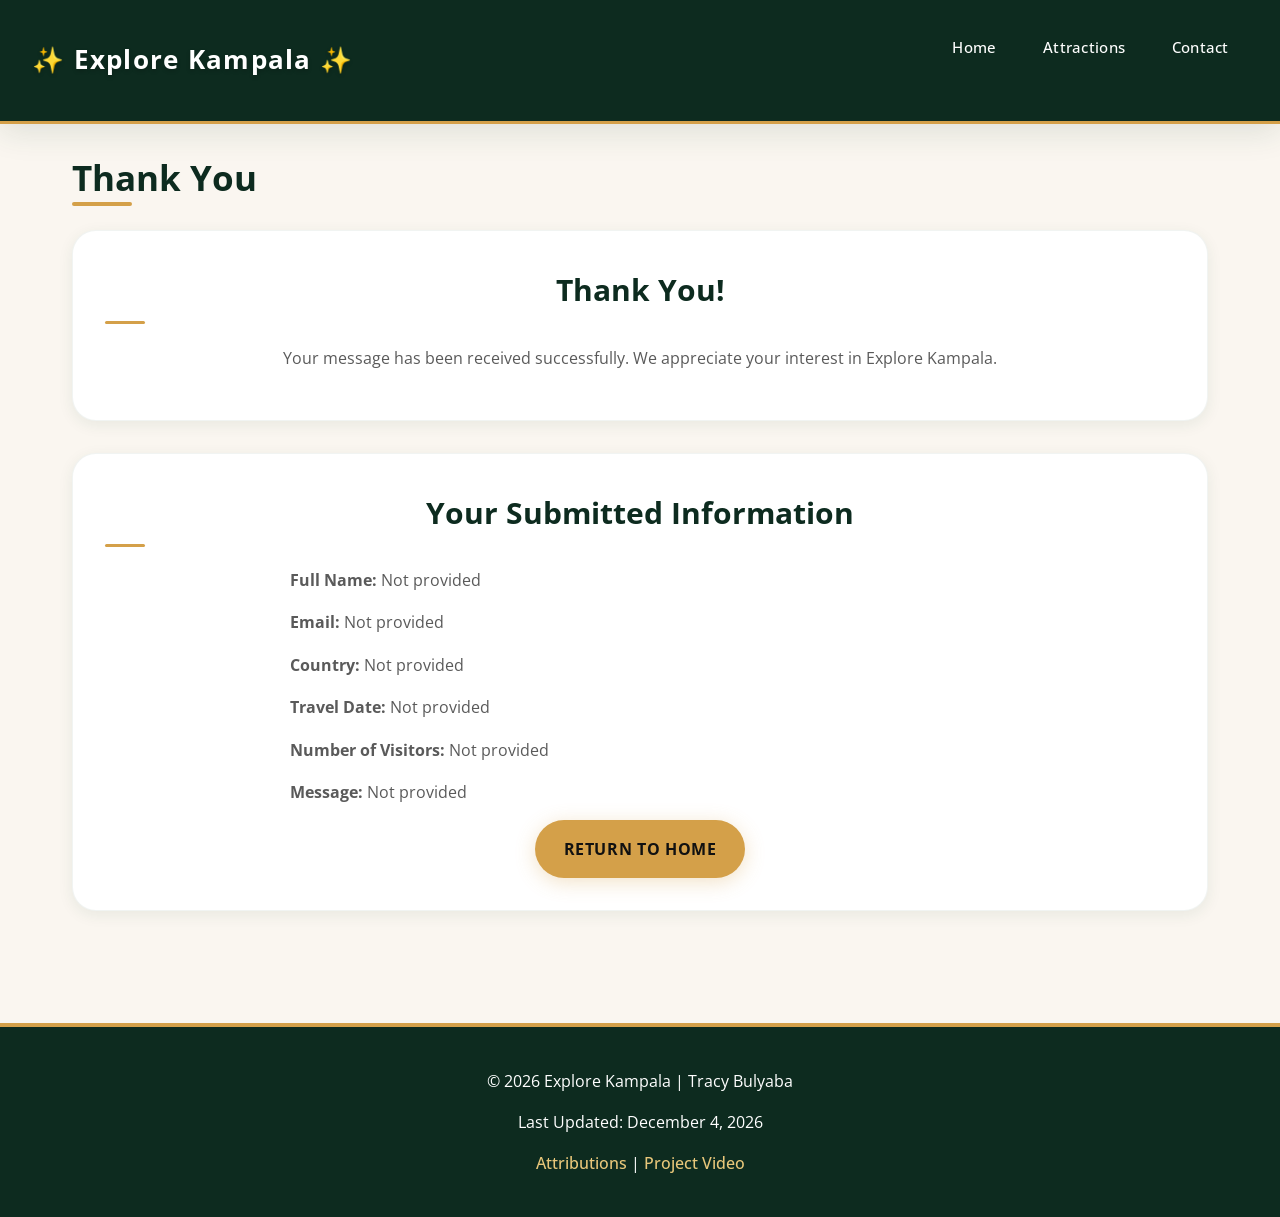
<file: final/thanks.html>
<!DOCTYPE html>
<html lang="en">

<head>
    <meta charset="UTF-8">
    <meta name="viewport" content="width=device-width, initial-scale=1.0">

    <title>Explore Kampala | Thank You</title>

    <meta name="description" content="Thank you for contacting Explore Kampala.">

    <meta name="author" content="Tracy Bulyaba">

    <!-- Open Graph -->
    <meta property="og:title" content="Thank You for Contacting Explore Kampala">
    <meta property="og:description"
        content="Thank you for reaching out to Explore Kampala. We appreciate your interest in planning a visit to Uganda's capital.">
    <meta property="og:type" content="website">
    <meta property="og:image" content="https://bulyabatracy.github.io/wdd231/final/images/kampala.webp">
    <meta property="og:url" content="https://bulyabatracy.github.io/wdd231/final/thanks.html">

    <link rel="preconnect" href="https://fonts.googleapis.com">
    <link rel="preconnect" href="https://fonts.gstatic.com" crossorigin>
    <link
        href="https://fonts.googleapis.com/css2?family=Merriweather:wght@400;700&family=Open+Sans:wght@400;600&display=swap"
        rel="stylesheet">

    <link rel="icon" href="images/favicon.ico" type="image/x-icon">

    <link rel="stylesheet" href="styles/normalize.css">
    <link rel="stylesheet" href="styles/base.css">
    <link rel="stylesheet" href="styles/larger.css">

    <script type="module" src="scripts/main.js"></script>
    <script type="module" src="scripts/form.js"></script>

</head>

<body>

    <header>

        <div class="logo">
            <p class="site-name">Explore Kampala</p>
        </div>

        <button id="menu" aria-label="Open Navigation">
            ☰
        </button>

        <nav id="navigation">

            <ul>

                <li><a href="index.html">Home</a></li>
                <li><a href="attractions.html">Attractions</a></li>
                <li><a href="contact.html">Contact</a></li>

            </ul>

        </nav>

    </header>

    <main>

        <h1>Thank You</h1>

        <section class="thank-you">

            <h2>Thank You!</h2>

            <p>
                Your message has been received successfully.
                We appreciate your interest in Explore Kampala.
            </p>

        </section>

        <section class="submission-details">

            <h2>Your Submitted Information</h2>

            <div class="details">

                <p><strong>Full Name:</strong> <span id="fullname"></span></p>

                <p><strong>Email:</strong> <span id="email"></span></p>

                <p><strong>Country:</strong> <span id="country"></span></p>

                <p><strong>Travel Date:</strong> <span id="date"></span></p>

                <p><strong>Number of Visitors:</strong> <span id="visitors"></span></p>

                <p><strong>Message:</strong> <span id="message"></span></p>

            </div>

            <a href="index.html" class="button">
                Return to Home
            </a>

        </section>

    </main>
    <footer>

        <p>
            &copy; <span id="year"></span> Explore Kampala | Tracy Bulyaba
        </p>

        <p>
            Last Updated:
            <span id="lastModified"></span>
        </p>

        <p>
            <a href="attributions.html">Attributions</a> |
            <a href="https://youtu.be/Qlw5huyqQNM?si=_qUVBYXUutWfaiP9">Project Video</a>
        </p>

    </footer>

</body>

</html>
</file>
<file: final/styles/base.css>
:root {
    --primary-color: #1a4d2e;
    --primary-light: #2d6a4f;
    --primary-dark: #0d2b1f;
    --secondary-color: #d4a049;
    --secondary-light: #e8c77a;
    --secondary-dark: #b8842c;
    --accent-color: #c0392b;
    --accent-light: #e74c3c;
    --background-color: #faf6f0;
    --surface-color: #ffffff;
    --text-color: #2c2c2c;
    --muted-text: #5a5a5a;
    --white: #ffffff;
    --cream: #f5ede4;
    --warm-gold: #f0d5a8;
    --max-width: 1200px;
    --shadow-sm: 0 4px 15px rgba(26, 77, 46, 0.08);
    --shadow-md: 0 8px 30px rgba(26, 77, 46, 0.12);
    --shadow-lg: 0 16px 50px rgba(26, 77, 46, 0.15);
    --border-radius: 16px;
    --border-radius-lg: 24px;
    --transition: all 0.3s cubic-bezier(0.4, 0, 0.2, 1);
}

* {
    margin: 0;
    padding: 0;
    box-sizing: border-box;
}

html {
    scroll-behavior: smooth;
}

body {
    font-family: 'Open Sans', 'Segoe UI', Tahoma, Geneva, Verdana, sans-serif;
    background-color: #faf6f0;
    color: var(--text-color);
    line-height: 1.8;
    min-height: 100vh;
}

img {
    display: block;
    width: 100%;
    height: auto;
    border-radius: var(--border-radius);
}

a {
    text-decoration: none;
    color: var(--primary-color);
    transition: var(--transition);
    font-weight: 500;
}

a:hover {
    color: var(--secondary-dark);
}

header {
    background-color: var(--primary-dark);
    color: var(--white);
    padding: 1rem 1.25rem;
    position: sticky;
    top: 0;
    z-index: 20;
    box-shadow: var(--shadow-md);
    border-bottom: 3px solid var(--secondary-color);
}

.logo .site-name {
    color: var(--white);
    text-align: center;
    margin: 0;
    font-size: 1.6rem;
    font-weight: 700;
    letter-spacing: 0.05em;
    text-shadow: 0 2px 4px rgba(0, 0, 0, 0.2);
}

.logo .site-name::before {
    content: "✨ ";
}

.logo .site-name::after {
    content: " ✨";
}

main h1 {
    color: var(--primary-dark);
    font-size: 2.2rem;
    margin: 0 0 1.5rem;
    line-height: 1.2;
    font-weight: 700;
    position: relative;
    padding-bottom: 0.5rem;
}

main h1::after {
    content: "";
    position: absolute;
    bottom: 0;
    left: 0;
    width: 60px;
    height: 4px;
    background-color: var(--secondary-color);
    border-radius: 2px;
}

#menu {
    display: block;
    margin: 0 auto;
    background-color: rgba(13, 43, 31, 0.95);
    border: 2px solid rgba(255, 255, 255, 0.35);
    color: var(--white);
    font-size: 1.4rem;
    padding: 0.65rem 0.9rem;
    border-radius: 12px;
    cursor: pointer;
    transition: var(--transition);
    position: relative;
    z-index: 30;
}

#menu:hover,
#menu:focus {
    background-color: rgba(26, 77, 46, 0.95);
    transform: translateY(-2px);
    box-shadow: 0 4px 15px rgba(0, 0, 0, 0.2);
    outline: none;
}

#navigation {
    display: none;
    background-color: rgba(13, 43, 31, 0.95);
    border-radius: 0 0 var(--border-radius) var(--border-radius);
    margin-top: 0.5rem;
}

#navigation.open {
    display: block;
}

#navigation ul {
    list-style: none;
    padding: 0.5rem 0;
}

#navigation li {
    border-top: 1px solid rgba(255, 255, 255, 0.1);
}

#navigation li:first-child {
    border-top: none;
}

#navigation a {
    display: block;
    color: var(--white);
    padding: 0.75rem 1.5rem;
    text-align: center;
    transition: var(--transition);
    font-weight: 500;
    letter-spacing: 0.02em;
}

#navigation a:hover {
    background-color: rgba(212, 160, 73, 0.2);
    color: var(--secondary-light);
}

.active {
    background-color: rgba(212, 160, 73, 0.25);
    color: var(--secondary-light) !important;
    border-left: 3px solid var(--secondary-color);
}

#navigation a.active {
    color: var(--secondary-light) !important;
    font-weight: 700;
}

main {
    max-width: var(--max-width);
    margin: 0 auto;
    padding: 1.5rem 1rem 2rem;
    background-color: #faf6f0;
}

.sr-only {
    position: absolute;
    width: 1px;
    height: 1px;
    padding: 0;
    margin: -1px;
    overflow: hidden;
    clip: rect(0, 0, 0, 0);
    white-space: nowrap;
    border: 0;
}

section {
    background-color: var(--surface-color);
    border-radius: var(--border-radius-lg);
    padding: 2rem;
    margin-bottom: 2rem;
    border: 1px solid rgba(26, 77, 46, 0.06);
    box-shadow: var(--shadow-sm);
    transition: var(--transition);
}

section:hover {
    box-shadow: var(--shadow-md);
}

.page-banner {
    background-color: var(--primary-color);
    color: var(--white);
    padding: 3rem 2rem;
    border-radius: var(--border-radius-lg);
    box-shadow: var(--shadow-lg);
    text-align: center;
    margin-bottom: 2rem;
    position: relative;
    overflow: hidden;
    border: 2px solid var(--secondary-color);
}

.page-banner h2 {
    color: var(--white);
    margin: 0 0 1rem;
    font-size: clamp(1.8rem, 2.4vw, 2.6rem);
    line-height: 1.05;
    position: relative;
    z-index: 1;
}

.page-banner p {
    color: var(--white);
    margin: 0;
    max-width: 40rem;
    position: relative;
    z-index: 1;
    margin-left: auto;
    margin-right: auto;
}

.page-banner::before {
    content: "";
    position: absolute;
    top: -50%;
    right: -20%;
    width: 300px;
    height: 300px;
    background-color: rgba(255, 255, 255, 0.05);
    border-radius: 50%;
}

.page-banner::after {
    content: "";
    position: absolute;
    bottom: -30%;
    left: -10%;
    width: 200px;
    height: 200px;
    background-color: rgba(255, 255, 255, 0.05);
    border-radius: 50%;
}

.hero-text h2 {
    margin: 0 0 1rem;
    font-size: clamp(1.8rem, 2.4vw, 2.6rem);
    line-height: 1.05;
    position: relative;
    z-index: 1;
    color: #FFFFFF;
}

.hero-text p {
    margin: 0;
    max-width: 40rem;
    position: relative;
    z-index: 1;
    margin-bottom: 1.25rem;
    color: rgba(255, 255, 255, 0.95);
}

.hero {
    position: relative;
    overflow: hidden;
    border-radius: var(--border-radius-lg);
    box-shadow: var(--shadow-lg);
    margin-bottom: 2rem;
}

.hero img {
    width: 100%;
    height: auto;
    display: block;
    transition: transform 0.5s ease;
}

.hero:hover img {
    transform: scale(1.02);
}

.hero-text {
    position: absolute;
    left: 1.5rem;
    bottom: 1.5rem;
    right: 1.5rem;
    background-color: rgba(13, 43, 31, 0.85);
    color: #FFFFFF;
    padding: 1.8rem;
    border-radius: var(--border-radius);
    box-shadow: var(--shadow-lg);
    border: 1px solid rgba(255, 255, 255, 0.1);
}

.button {
    display: inline-flex;
    align-items: center;
    justify-content: center;
    gap: 0.5rem;
    background-color: var(--secondary-color);
    color: #111111;
    padding: 0.9rem 1.8rem;
    border-radius: 999px;
    border: none;
    font-weight: 700;
    text-transform: uppercase;
    letter-spacing: 0.04em;
    box-shadow: 0 4px 20px rgba(212, 160, 73, 0.3);
    transition: var(--transition);
    cursor: pointer;
}

.button:hover {
    background-color: var(--secondary-dark);
    color: #ffffff;
    transform: translateY(-2px);
    box-shadow: 0 8px 30px rgba(212, 160, 73, 0.4);
}

section h2 {
    color: var(--primary-dark);
    margin-bottom: 1.2rem;
    font-size: 1.85rem;
    font-weight: 700;
    position: relative;
    padding-bottom: 0.5rem;
}

section h2::after {
    content: "";
    position: absolute;
    bottom: 0;
    left: 0;
    width: 40px;
    height: 3px;
    background-color: var(--secondary-color);
    border-radius: 2px;
}

.events ul {
    list-style: none;
    padding: 0;
    display: grid;
    gap: 1rem;
}

.events li {
    background-color: #ffffff;
    border: 1px solid rgba(26, 77, 46, 0.1);
    border-left: 4px solid var(--secondary-color);
    border-radius: var(--border-radius);
    padding: 1rem 1.15rem;
    box-shadow: var(--shadow-sm);
    font-weight: 600;
    color: var(--primary-dark);
    transition: var(--transition);
}

.events li:hover {
    transform: translateX(5px);
    box-shadow: var(--shadow-md);
    border-left-width: 6px;
}

section h3 {
    font-size: 1.15rem;
    margin-bottom: 0.75rem;
    color: var(--primary-color);
    font-weight: 600;
}

section p {
    margin-bottom: 1rem;
    color: var(--muted-text);
    line-height: 1.75;
}

ul {
    padding-left: 1.4rem;
    margin-bottom: 1rem;
}

li {
    margin-bottom: 0.65rem;
}

.featured-grid,
.why-grid,
.card-grid {
    display: grid;
    gap: 1.5rem;
    grid-template-columns: repeat(auto-fit, minmax(280px, 1fr));
}

.featured article,
.card,
.why-grid>div {
    background-color: #ffffff;
    border-radius: var(--border-radius);
    padding: 1.6rem;
    border: 1px solid rgba(26, 77, 46, 0.06);
    box-shadow: var(--shadow-sm);
    transition: var(--transition);
    overflow: hidden;
    min-height: 100%;
}

.featured article:hover,
.card:hover,
.why-grid>div:hover {
    transform: translateY(-6px);
    box-shadow: var(--shadow-lg);
    border-color: var(--secondary-light);
}

.featured article h3,
.card h3 {
    color: var(--primary-dark);
}

.card-buttons {
    display: flex;
    flex-wrap: wrap;
    gap: 0.75rem;
    margin-top: 1.4rem;
}

.card-buttons button {
    flex: 1 1 160px;
    min-width: 160px;
    border-radius: 999px;
    border: none;
    padding: 0.95rem 1.2rem;
    cursor: pointer;
    font-weight: 700;
    transition: var(--transition);
}

.card img {
    height: 180px;
    object-fit: cover;
    margin-bottom: 1rem;
    border-radius: var(--border-radius);
}

.card-buttons button:hover {
    transform: translateY(-2px);
    filter: brightness(1.05);
}

.favorite-btn {
    background-color: var(--primary-color);
    color: #ffffff;
    box-shadow: 0 4px 15px rgba(26, 77, 46, 0.3);
}

.favorite-btn:hover {
    box-shadow: 0 6px 25px rgba(26, 77, 46, 0.4);
}

.details-btn {
    background-color: #ffffff;
    color: var(--text-color);
    border: 2px solid rgba(26, 77, 46, 0.15);
}

.details-btn:hover {
    border-color: var(--primary-color);
    background-color: var(--cream);
}

.favorite-item {
    background-color: #f8f4ee;
    border-radius: var(--border-radius);
    padding: 1rem;
    border: 1px solid rgba(26, 77, 46, 0.1);
    margin-bottom: 1rem;
    transition: var(--transition);
}

.favorite-item:hover {
    border-color: var(--secondary-color);
    box-shadow: var(--shadow-sm);
}

.error {
    color: var(--accent-color);
    background-color: rgba(192, 57, 43, 0.08);
    border: 1px solid rgba(192, 57, 43, 0.2);
    border-radius: var(--border-radius);
    padding: 1rem;
}

.why-grid>div {
    min-height: 11rem;
}

.search-section,
.filter-section,
.contact-container {
    margin-bottom: 2rem;
}

.attractions-intro {
    display: flex;
    flex-wrap: wrap;
    justify-content: space-between;
    align-items: center;
    gap: 1rem;
    padding: 1.4rem 1.6rem;
    background-color: #f5ede4;
    border: 2px solid var(--secondary-color);
    border-radius: var(--border-radius);
    margin-bottom: 1.5rem;
}

.attractions-intro h3 {
    color: var(--primary-dark);
    margin-bottom: 0.4rem;
}

.attractions-intro p {
    color: var(--text-color);
}

.mini-highlights {
    display: flex;
    flex-wrap: wrap;
    gap: 0.6rem;
}

.mini-highlights span {
    background-color: var(--primary-color);
    color: white;
    padding: 0.55rem 0.8rem;
    border-radius: 999px;
    font-size: 0.9rem;
    font-weight: 600;
    box-shadow: 0 2px 10px rgba(26, 77, 46, 0.2);
}

.search-section,
.filter-section {
    display: grid;
    gap: 0.75rem;
}

input,
select,
textarea {
    width: 100%;
    border: 2px solid rgba(26, 77, 46, 0.12);
    border-radius: var(--border-radius);
    padding: 1rem 1.1rem;
    font-size: 1rem;
    background-color: #fbfaf8;
    transition: var(--transition);
    color: var(--text-color);
}

input:focus,
select:focus,
textarea:focus {
    outline: none;
    border-color: var(--primary-color);
    box-shadow: 0 0 0 4px rgba(26, 77, 46, 0.1);
    background-color: #ffffff;
}

fieldset {
    margin-bottom: 1.8rem;
    border: 2px solid rgba(26, 77, 46, 0.08);
    border-radius: var(--border-radius);
    padding: 1.5rem;
    background-color: #fcfbf9;
}

legend {
    color: var(--primary-dark);
    font-weight: 700;
    padding: 0 0.5rem;
}

label {
    display: block;
    margin-top: 1rem;
    font-weight: 600;
    color: var(--text-color);
}

textarea {
    min-height: 180px;
    resize: vertical;
}

input[type="submit"] {
    width: auto;
    border: none;
    cursor: pointer;
    background-color: var(--primary-color);
    color: white;
    font-weight: 700;
    padding: 1rem 2.5rem;
    border-radius: 999px;
    transition: var(--transition);
    box-shadow: 0 4px 20px rgba(26, 77, 46, 0.3);
}

input[type="submit"]:hover {
    background-color: var(--primary-dark);
    transform: translateY(-2px);
    box-shadow: 0 8px 30px rgba(26, 77, 46, 0.4);
}

.thank-you,
.submission-details {
    text-align: center;
}

.details {
    max-width: 700px;
    margin: 0 auto 1.5rem;
    text-align: left;
}

.details p {
    margin: 0.9rem 0;
}

footer {
    width: 100%;
    padding: 2.5rem 1rem;
    color: white;
    display: grid;
    gap: 0.75rem;
    text-align: center;
    border-top: 4px solid var(--secondary-color);
    box-sizing: border-box;
    background-color: var(--primary-dark);
    margin-top: 3rem;
}

footer p {
    margin: 0;
}

footer a {
    color: var(--secondary-light);
    font-weight: 500;
}

footer a:hover {
    color: var(--warm-gold);
}

@media (max-width: 767px) {
    header {
        padding: 1rem 0.9rem;
    }

    .hero-text {
        left: 1rem;
        right: 1rem;
        bottom: 1rem;
        padding: 1.2rem;
    }

    .hero-text h2 {
        font-size: 1.75rem;
    }

    .featured-grid,
    .why-grid,
    .card-grid {
        grid-template-columns: 1fr;
    }

    .page-banner {
        padding: 2rem 1.25rem;
    }

    #navigation a {
        text-align: left;
    }

    .attractions-intro {
        flex-direction: column;
        align-items: flex-start;
    }

    .logo .site-name::before,
    .logo .site-name::after {
        content: "";
    }
}

@media (min-width: 768px) {
    #navigation {
        display: block !important;
        background-color: transparent;
        margin-top: 0;
    }

    #navigation ul {
        display: flex;
        align-items: center;
        justify-content: flex-end;
        gap: 0.5rem;
    }

    #navigation li {
        border: none;
    }

    #navigation a {
        padding: 0.6rem 1.2rem;
        border-radius: 999px;
        font-size: 0.95rem;
    }

    #navigation a:hover {
        background-color: rgba(255, 255, 255, 0.1);
        color: var(--secondary-light);
    }

    #menu {
        display: none;
    }

    .hero-text {
        max-width: 42rem;
    }

    .featured-grid {
        grid-template-columns: repeat(3, 1fr);
    }

    .why-grid {
        grid-template-columns: repeat(2, 1fr);
    }

    .card-grid {
        grid-template-columns: repeat(3, 1fr);
    }
}

@media (min-width: 1024px) {
    main {
        padding: 2rem;
    }

    .page-banner h2 {
        font-size: 2.4rem;
    }

    .hero-text h2 {
        font-size: 2.8rem;
    }

    .featured-grid,
    .card-grid {
        grid-template-columns: repeat(3, 1fr);
    }

    .why-grid {
        grid-template-columns: repeat(4, 1fr);
    }
}

.favorites {
    margin-top: 3rem;
}

.contact-container {
    max-width: 700px;
    margin: auto;
}
</file>
<file: final/styles/larger.css>
@media screen and (min-width: 768px) {
    header {
        display: flex;
        justify-content: space-between;
        align-items: center;
        padding: 1rem 2rem;
    }

    .logo h1 {
        margin: 0;
    }

    #menu {
        display: none;
    }

    #navigation {
        display: block !important;
    }

    #navigation ul {
        display: flex;
        gap: 0.5rem;
    }

    #navigation li {
        border: none;
    }

    #navigation a {
        padding: 0.6rem 1.2rem;
        border-radius: 999px;
        font-size: 0.95rem;
    }

    .hero-text {
        max-width: 500px;
        padding: 2rem;
    }

    .hero-text h2 {
        font-size: 2.2rem;
    }

    .hero-text p {
        font-size: 1.1rem;
    }

    .featured-grid {
        grid-template-columns: repeat(3, 1fr);
    }

    .why-grid {
        grid-template-columns: repeat(2, 1fr);
    }

    .card-grid {
        grid-template-columns: repeat(3, 1fr);
    }

    .search-section,
    .filter-section {
        max-width: 500px;
    }

    .contact-container {
        max-width: 800px;
    }

    form {
        display: grid;
        gap: 1.5rem;
    }

    .details {
        max-width: 700px;
        margin: auto;
    }

    footer {
        padding: 2.5rem 2rem;
    }
}

@media screen and (min-width: 1024px) {
    main {
        padding: 2rem;
    }

    .featured-grid {
        grid-template-columns: repeat(3, 1fr);
    }

    .why-grid {
        grid-template-columns: repeat(4, 1fr);
    }

    .card-grid {
        grid-template-columns: repeat(4, 1fr);
    }

    .hero-text {
        max-width: 600px;
    }

    .hero-text h2 {
        font-size: 2.8rem;
    }

    .hero-text p {
        font-size: 1.2rem;
    }

    .page-banner {
        padding: 3rem 2rem;
    }
}
</file>
<file: final/styles/siteplan.css>
﻿/* ===== RESET & BASE ===== */
* {
    margin: 0;
    padding: 0;
    box-sizing: border-box;
}

body {
    font-family: 'Lato', sans-serif;
    background-color: #FAFAFA;
    color: #222222;
    /* Darker for better contrast */
    max-width: 1100px;
    margin: 0 auto;
    padding: 1.5rem;
    line-height: 1.6;
}

/* ===== TYPOGRAPHY ===== */
h1,
h2,
h3,
h4,
h5,
h6 {
    font-family: 'Playfair Display', serif;
    margin-top: 1.5rem;
    margin-bottom: 0.5rem;
}

h1 {
    font-size: 2.2rem;
    color: #1A5A1A;
    /* Darker green for better contrast */
    border-bottom: 4px solid #FFA000;
    padding-bottom: 0.5rem;
}

h2 {
    font-size: 1.8rem;
    color: #1A5A1A;
    /* Darker green for better contrast */
    border-left: 6px solid #FFA000;
    padding-left: 0.8rem;
}

h3 {
    font-size: 1.3rem;
    color: #8B0000;
    /* Darker red - improved contrast */
}

h4 {
    font-size: 1.1rem;
    color: #1A1A1A;
    /* Dark gray for maximum contrast */
    margin-top: 1rem;
    margin-bottom: 0.4rem;
}

h5,
h6 {
    font-size: 1rem;
    color: #1A1A1A;
    /* Dark gray for maximum contrast */
}

/* ===== HEADER ===== */
header {
    background-color: #2E7D32;
    color: #FFFFFF;
    padding: 1.5rem 2rem;
    border-radius: 12px;
    margin-bottom: 2rem;
}

header .site-name {
    font-family: 'Playfair Display', serif;
    font-size: 1.8rem;
    font-weight: 700;
    margin: 0;
    color: #FFFFFF;
}

header .site-name:not(:first-child) {
    border-left: none;
    padding-left: 0;
}

/* ===== SECTIONS ===== */
section {
    background-color: #FFFFFF;
    border: 1px solid #FFA000;
    border-radius: 10px;
    padding: 1.8rem 2rem;
    margin-bottom: 2rem;
    box-shadow: 0 4px 8px rgba(0, 0, 0, 0.05);
}

section p {
    margin-bottom: 0.8rem;
    color: #222222;
    /* Ensure paragraph text has good contrast */
}

/* ===== COLOR SCHEME DISPLAY ===== */
.color-grid {
    display: grid;
    grid-template-columns: repeat(auto-fit, minmax(200px, 1fr));
    gap: 1.5rem;
    margin: 1rem 0;
}

.color-card {
    background: #FAFAFA;
    padding: 1rem;
    border-radius: 8px;
    border: 1px solid #ddd;
    text-align: center;
}

.color-card p {
    margin: 0.3rem 0;
    font-size: 0.95rem;
    color: #1A1A1A;
    /* Dark text for good contrast */
}

.color-card span {
    font-weight: 600;
    color: #1A5A1A;
    /* Darker green for better contrast */
}

.color-swatch {
    width: 100%;
    height: 60px;
    border-radius: 6px;
    margin-bottom: 0.5rem;
    border: 1px solid #ccc;
}

.swatch-green {
    background-color: #2E7D32;
}

.swatch-amber {
    background-color: #FFA000;
}

.swatch-red {
    background-color: #D32F2F;
}

.swatch-offwhite {
    background-color: #FAFAFA;
    border: 1px solid #aaa;
}

/* ===== BUTTON EXAMPLE ===== */
.btn-example {
    display: inline-block;
    background-color: #D32F2F;
    color: #FFFFFF;
    padding: 0.6rem 1.5rem;
    border-radius: 6px;
    text-decoration: none;
    font-weight: 700;
    font-family: 'Lato', sans-serif;
    margin-top: 0.5rem;
}

.btn-example:hover {
    background-color: #B71C1C;
}

/* ===== TYPOGRAPHY DEMO ===== */
.font-heading {
    font-family: 'Playfair Display', serif;
    font-size: 1.2rem;
    color: #1A5A1A;
    /* Darker green for better contrast */
}

.font-body {
    font-family: 'Lato', sans-serif;
    font-size: 1.1rem;
    color: #222222;
    /* Darker for better contrast */
}

/* Ensure small/caption text has sufficient contrast */
small,
.color-card small,
.font-body small {
    color: #1A1A1A;
    /* Dark enough for good contrast */
    font-size: 0.85rem;
}

/* ===== WIREFRAMES ===== */
.wireframe-section {
    margin-top: 2rem;
}

.wireframe-box {
    background-color: #FAFAFA;
    border: 3px dashed #333333;
    padding: 1rem;
    border-radius: 8px;
    display: flex;
    flex-direction: column;
    gap: 0.6rem;
    margin-top: 0.8rem;
    font-family: 'Lato', sans-serif;
    font-weight: 600;
    color: #111111;
    /* Very dark for maximum contrast */
}

/* Large Viewport (Desktop) */
.large-view .wf-header,
.large-view .wf-hero,
.large-view .wf-content,
.large-view .wf-sidebar,
.large-view .wf-footer,
.small-view .wf-header,
.small-view .wf-nav-stack,
.small-view .wf-hero,
.small-view .wf-content,
.small-view .wf-sidebar,
.small-view .wf-footer {
    display: flex;
    align-items: center;
    justify-content: center;
}

.large-view .wf-header {
    background: #E8E8E8;
    /* Lighter for better contrast with text */
    padding: 0.8rem;
    text-align: center;
    border: 1px solid #555;
}

.large-view .wf-hero {
    background: #EAEAEA;
    padding: 1.5rem;
    text-align: center;
    border: 1px solid #555;
}

.large-view .wf-main-row {
    display: flex;
    gap: 0.6rem;
}

.large-view .wf-content {
    background: #F0F0F0;
    padding: 1.8rem;
    flex: 2;
    text-align: center;
    border: 1px solid #555;
}

.large-view .wf-sidebar {
    background: #E8E8E8;
    padding: 1.8rem;
    flex: 1;
    text-align: center;
    border: 1px solid #555;
}

.large-view .wf-footer {
    background: #D8D8D8;
    padding: 0.8rem;
    text-align: center;
    border: 1px solid #555;
}

/* Small Viewport (Mobile) */
.small-view .wf-header {
    background: #E8E8E8;
    padding: 0.8rem;
    text-align: center;
    border: 1px solid #555;
}

.small-view .wf-nav-stack {
    background: #DCDCDC;
    padding: 0.8rem;
    text-align: center;
    border: 1px solid #555;
}

/* Wireframe headings - ensure dark text on light backgrounds */
.small-view .wf-header h4,
.small-view .wf-nav-stack h4,
.small-view .wf-hero h4,
.small-view .wf-content h4,
.small-view .wf-sidebar h4,
.small-view .wf-footer h4,
.large-view .wf-header h4,
.large-view .wf-hero h4,
.large-view .wf-content h4,
.large-view .wf-sidebar h4,
.large-view .wf-footer h4 {
    margin: 0;
    font-size: 1rem;
    color: #111111;
    /* Very dark for maximum contrast */
    font-family: 'Lato', sans-serif;
    font-weight: 700;
}

.small-view .wf-hero {
    background: #EAEAEA;
    padding: 1.2rem;
    text-align: center;
    border: 1px solid #555;
}

.small-view .wf-main-stack {
    display: flex;
    flex-direction: column;
    gap: 0.6rem;
}

.small-view .wf-content {
    background: #F0F0F0;
    padding: 1.5rem;
    text-align: center;
    border: 1px solid #555;
}

.small-view .wf-sidebar {
    background: #E8E8E8;
    padding: 1rem;
    text-align: center;
    border: 1px solid #555;
}

.small-view .wf-footer {
    background: #D8D8D8;
    padding: 0.8rem;
    text-align: center;
    border: 1px solid #555;
}

/* ===== FOOTER ===== */
main+footer {
    margin-top: 2rem;
    text-align: center;
    padding: 1.5rem;
    background-color: #2E7D32;
    color: #FFFFFF;
    border-radius: 10px;
}

main+footer p {
    margin: 0;
    color: #FFFFFF;
    /* White text on dark green background */
}

/* ===== RESPONSIVE ===== */
@media (max-width: 600px) {
    body {
        padding: 0.8rem;
    }

    section {
        padding: 1.2rem;
    }

    h1 {
        font-size: 1.6rem;
    }

    h2 {
        font-size: 1.3rem;
    }

    h4 {
        font-size: 1rem;
    }

    .large-view .wf-main-row {
        flex-direction: column;
    }

    .color-grid {
        grid-template-columns: 1fr 1fr;
    }
}
</file>
